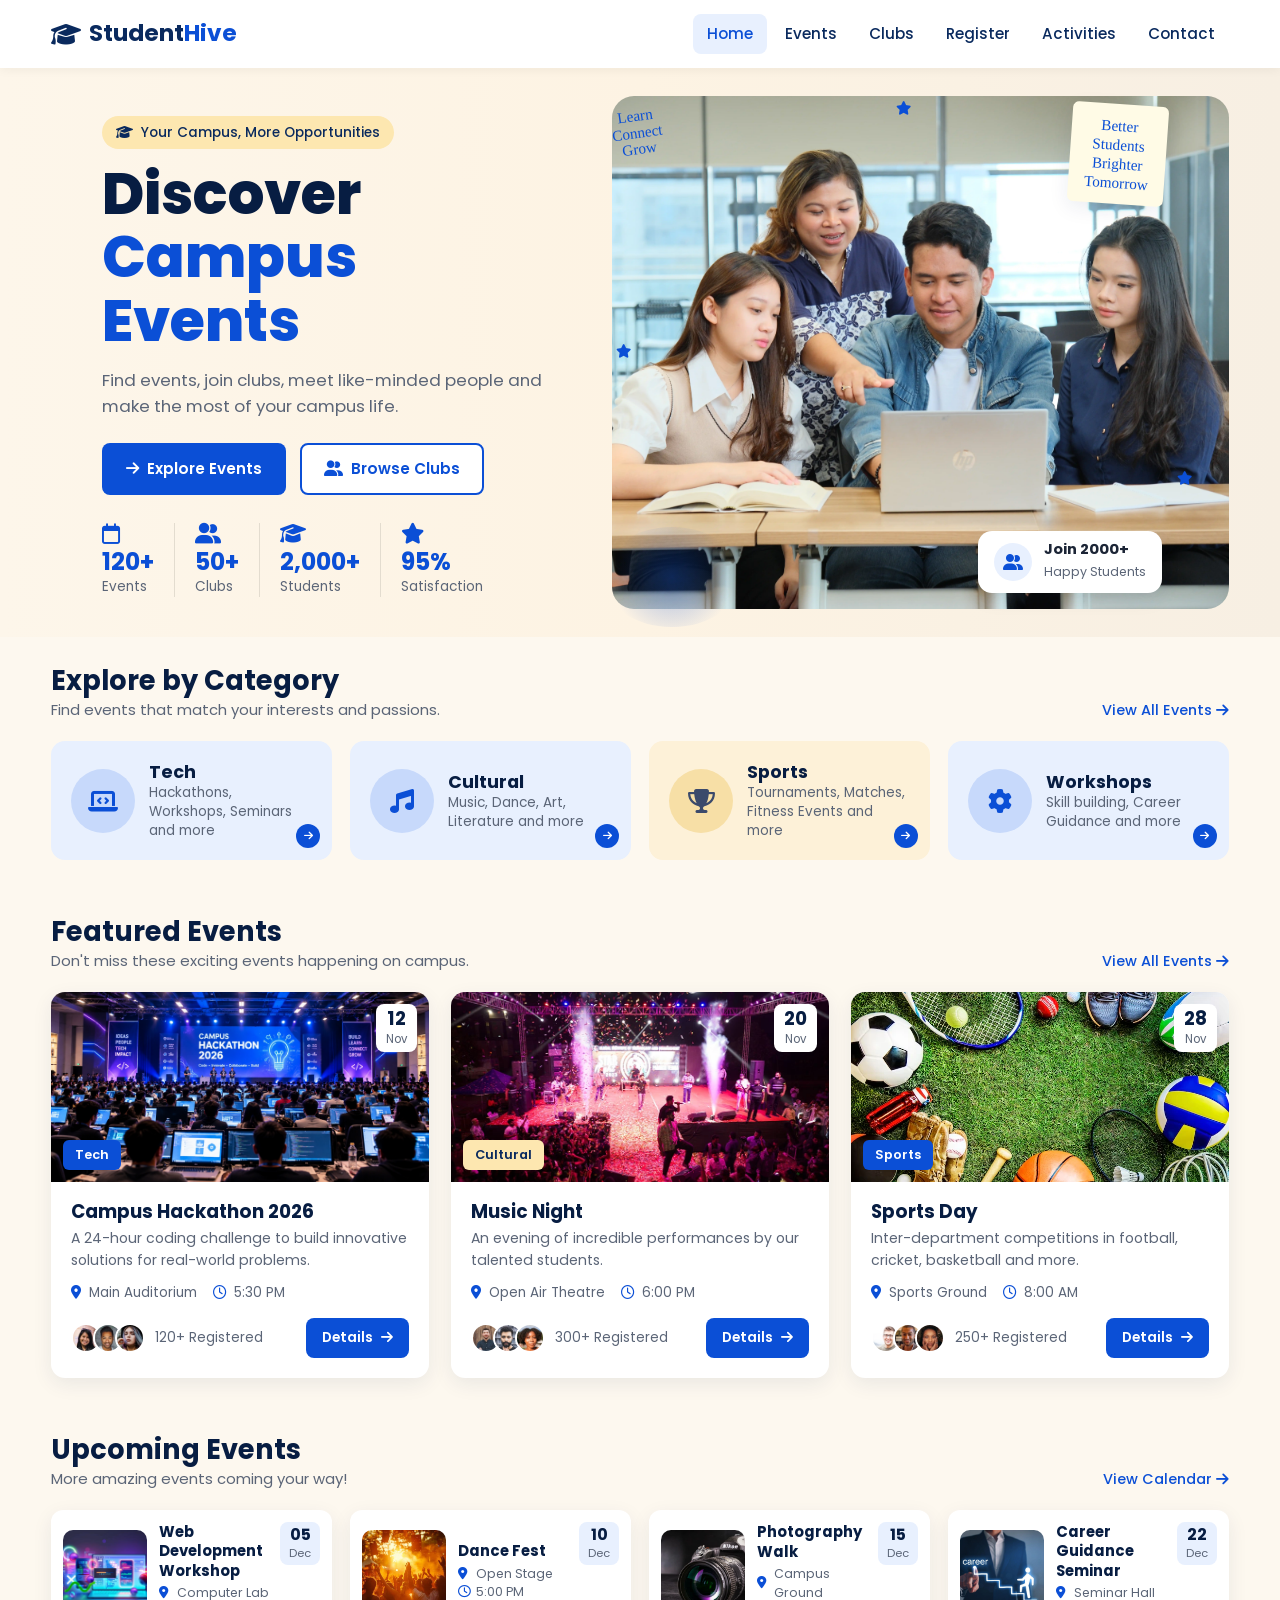
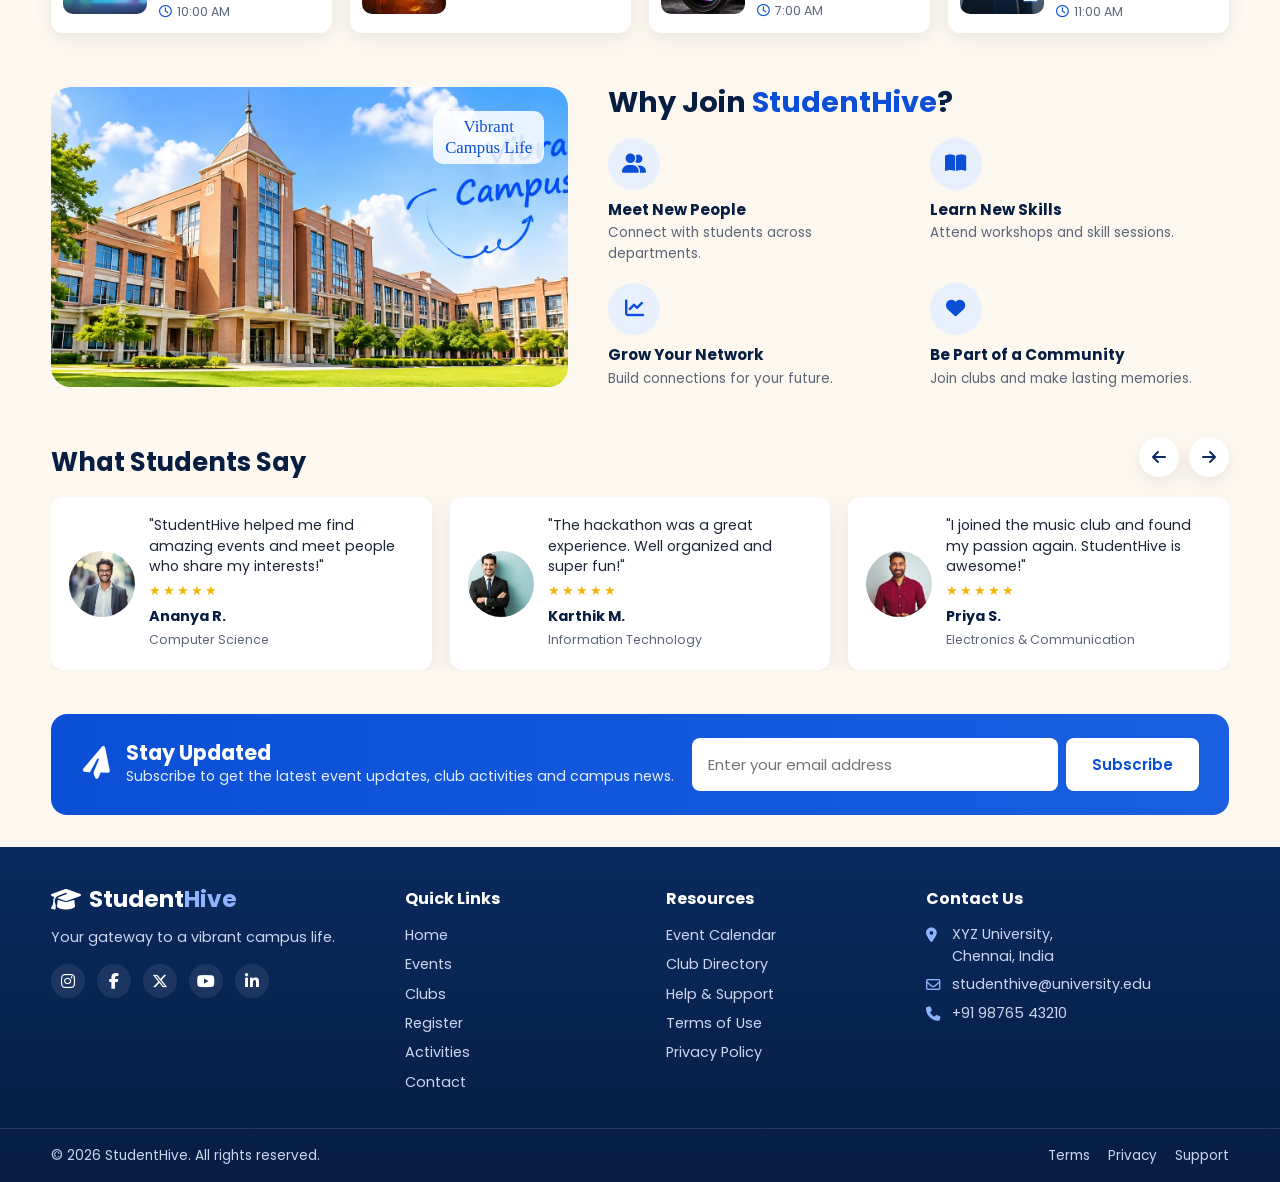
<file: index.html>
<!DOCTYPE html>
<html lang="en">
<head>
  <meta charset="UTF-8" />
  <meta name="viewport" content="width=device-width, initial-scale=1.0" />
  <title>StudentHive | Discover Campus Events</title>
  <meta name="description" content="Find campus events, join clubs and meet like-minded people with StudentHive." />
  <link rel="preconnect" href="https://fonts.googleapis.com" />
  <link rel="preconnect" href="https://fonts.gstatic.com" crossorigin />
  <link href="https://fonts.googleapis.com/css2?family=Poppins:wght@400;500;600;700;800&display=swap" rel="stylesheet" />
  <link rel="stylesheet" href="https://cdnjs.cloudflare.com/ajax/libs/font-awesome/6.5.1/css/all.min.css" />
  <link rel="stylesheet" href="style.css" />
</head>
<body>

  <!-- ===== NAVBAR ===== -->
  <header class="navbar" id="navbar">
    <div class="container nav-inner">
      <a href="#" class="logo">
        <i class="fa-solid fa-graduation-cap"></i>
        <span>Student<strong>Hive</strong></span>
      </a>

      <nav class="nav-links" id="navLinks">
        <a href="#" class="active">Home</a>
        <a href="#events">Events</a>
        <a href="#clubs">Clubs</a>
        <a href="register.html">Register</a>
        <a href="activties.html">Activities</a>
        <a href="#contact">Contact</a>
      </nav>

      <button class="menu-toggle" id="menuToggle" aria-label="Toggle menu" aria-expanded="false">
        <i class="fa-solid fa-bars"></i>
      </button>
    </div>
  </header>

  <main>
    <!-- ===== HERO ===== -->
    <section class="hero">
      <div class="container hero-inner">
        <div class="hero-content">
          <span class="badge"><i class="fa-solid fa-graduation-cap"></i> Your Campus, More Opportunities</span>
          <h1>Discover <span class="text-blue">Campus Events</span></h1>
          <p class="hero-text">Find events, join clubs, meet like-minded people and make the most of your campus life.</p>

          <div class="hero-buttons">
            <a href="#events" class="btn btn-primary"><i class="fa-solid fa-arrow-right"></i> Explore Events</a>
            <a href="#clubs" class="btn btn-outline"><i class="fa-solid fa-user-group"></i> Browse Clubs</a>
          </div>

          <div class="stats">
            <div class="stat" data-count="120" data-suffix="+">
              <i class="fa-regular fa-calendar"></i>
              <h3>0+</h3>
              <p>Events</p>
            </div>
            <div class="stat" data-count="50" data-suffix="+">
              <i class="fa-solid fa-user-group"></i>
              <h3>0+</h3>
              <p>Clubs</p>
            </div>
            <div class="stat" data-count="2000" data-suffix="+">
              <i class="fa-solid fa-graduation-cap"></i>
              <h3>0+</h3>
              <p>Students</p>
            </div>
            <div class="stat" data-count="95" data-suffix="%">
              <i class="fa-solid fa-star"></i>
              <h3>0%</h3>
              <p>Satisfaction</p>
            </div>
          </div>
        </div>

        <div class="hero-visual">
          <span class="deco deco-text">Learn<br>Connect<br>Grow</span>
          <span class="deco deco-spark s1"><i class="fa-solid fa-star"></i></span>
          <span class="deco deco-spark s2"><i class="fa-solid fa-star"></i></span>
          <span class="deco deco-spark s3"><i class="fa-solid fa-star"></i></span>
          <span class="deco deco-blob"></span>
          <img class="hero-image" src="./img/image1.webp" alt="Students smiling together while working on a laptop on campus" />
          <div class="sticky-note">Better<br>Students<br>Brighter<br>Tomorrow</div>
          <div class="join-card">
            <i class="fa-solid fa-user-group"></i>
            <div>
              <strong>Join 2000+</strong>
              <span>Happy Students</span>
            </div>
          </div>
        </div>
      </div>
    </section>

    <!-- ===== CATEGORIES ===== -->
    <section class="section">
      <div class="container">
        <div class="section-head">
          <div>
            <h2>Explore by Category</h2>
            <p>Find events that match your interests and passions.</p>
          </div>
          <a href="#events" class="view-link">View All Events <i class="fa-solid fa-arrow-right"></i></a>
        </div>

        <div class="category-grid">
          <a href="#" class="category-card" data-category="Tech">
            <div class="cat-icon"><i class="fa-solid fa-laptop-code"></i></div>
            <div class="cat-text">
              <h3>Tech</h3>
              <p>Hackathons, Workshops, Seminars and more</p>
            </div>
            <span class="cat-arrow"><i class="fa-solid fa-arrow-right"></i></span>
          </a>
          <a href="#" class="category-card" data-category="Cultural">
            <div class="cat-icon"><i class="fa-solid fa-music"></i></div>
            <div class="cat-text">
              <h3>Cultural</h3>
              <p>Music, Dance, Art, Literature and more</p>
            </div>
            <span class="cat-arrow"><i class="fa-solid fa-arrow-right"></i></span>
          </a>
          <a href="#" class="category-card" data-category="Sports">
            <div class="cat-icon"><i class="fa-solid fa-trophy"></i></div>
            <div class="cat-text">
              <h3>Sports</h3>
              <p>Tournaments, Matches, Fitness Events and more</p>
            </div>
            <span class="cat-arrow"><i class="fa-solid fa-arrow-right"></i></span>
          </a>
          <a href="#" class="category-card" data-category="Workshops">
            <div class="cat-icon"><i class="fa-solid fa-gear"></i></div>
            <div class="cat-text">
              <h3>Workshops</h3>
              <p>Skill building, Career Guidance and more</p>
            </div>
            <span class="cat-arrow"><i class="fa-solid fa-arrow-right"></i></span>
          </a>
        </div>
      </div>
    </section>

    <!-- ===== FEATURED EVENTS ===== -->
    <section class="section" id="events">
      <div class="container">
        <div class="section-head">
          <div>
            <h2>Featured Events</h2>
            <p>Don't miss these exciting events happening on campus.</p>
          </div>
          <a href="#" class="view-link">View All Events <i class="fa-solid fa-arrow-right"></i></a>
        </div>

        <div class="featured-grid">
          <article class="event-card">
            <div class="event-media">
              <img class="event-img" src="./img/Campus%20Hackathon.webp" alt="Coders working at a hackathon event" />
              <span class="tag tag-blue">Tech</span>
              <div class="date-box"><strong>12</strong><span>Nov</span></div>
            </div>
            <div class="event-body">
              <h3>Campus Hackathon 2026</h3>
              <p class="event-desc">A 24-hour coding challenge to build innovative solutions for real-world problems.</p>
              <div class="meta">
                <span><i class="fa-solid fa-location-dot"></i> Main Auditorium</span>
                <span><i class="fa-regular fa-clock"></i> 5:30 PM</span>
              </div>
              <div class="event-footer">
                <div class="avatars">
                  <img class="av" src="./img/customer-1-converted.webp" alt="Registered student" />
                  <img class="av" src="./img/customer-2-converted.webp" alt="Registered student" />
                  <img class="av" src="./img/customer-3-converted.webp" alt="Registered student" />
                </div>
                <small>120+ Registered</small>
                <button class="btn btn-primary btn-sm details-btn">Details <i class="fa-solid fa-arrow-right"></i></button>
              </div>
            </div>
          </article>

          <article class="event-card">
            <div class="event-media">
              <img class="event-img" src="./img/musicnight.webp" alt="Crowd cheering at a music night concert" />
              <span class="tag tag-yellow">Cultural</span>
              <div class="date-box"><strong>20</strong><span>Nov</span></div>
            </div>
            <div class="event-body">
              <h3>Music Night</h3>
              <p class="event-desc">An evening of incredible performances by our talented students.</p>
              <div class="meta">
                <span><i class="fa-solid fa-location-dot"></i> Open Air Theatre</span>
                <span><i class="fa-regular fa-clock"></i> 6:00 PM</span>
              </div>
              <div class="event-footer">
                <div class="avatars">
                  <img class="av" src="./img/customer-4-converted.webp" alt="Registered student" />
                  <img class="av" src="./img/customer-5-converted.webp" alt="Registered student" />
                  <img class="av" src="./img/customer-6-converted.webp" alt="Registered student" />
                </div>
                <small>300+ Registered</small>
                <button class="btn btn-primary btn-sm details-btn">Details <i class="fa-solid fa-arrow-right"></i></button>
              </div>
            </div>
          </article>

          <article class="event-card">
            <div class="event-media">
              <img class="event-img" src="./img/sports.webp" alt="Football players competing on the sports ground" />
              <span class="tag tag-blue">Sports</span>
              <div class="date-box"><strong>28</strong><span>Nov</span></div>
            </div>
            <div class="event-body">
              <h3>Sports Day</h3>
              <p class="event-desc">Inter-department competitions in football, cricket, basketball and more.</p>
              <div class="meta">
                <span><i class="fa-solid fa-location-dot"></i> Sports Ground</span>
                <span><i class="fa-regular fa-clock"></i> 8:00 AM</span>
              </div>
              <div class="event-footer">
                <div class="avatars">
                  <img class="av" src="./img/customer-7.webp" alt="Registered student" />
                  <img class="av" src="./img/customer-8.webp" alt="Registered student" />
                  <img class="av" src="./img/customer-9.webp" alt="Registered student" />
                </div>
                <small>250+ Registered</small>
                <button class="btn btn-primary btn-sm details-btn">Details <i class="fa-solid fa-arrow-right"></i></button>
              </div>
            </div>
          </article>
        </div>
      </div>
    </section>

    <!-- ===== UPCOMING EVENTS ===== -->
    <section class="section">
      <div class="container">
        <div class="section-head">
          <div>
            <h2>Upcoming Events</h2>
            <p>More amazing events coming your way!</p>
          </div>
          <a href="#" class="view-link">View Calendar <i class="fa-solid fa-arrow-right"></i></a>
        </div>

        <div class="upcoming-grid">
          <div class="mini-card">
            <img class="mini-img" src="./img/webdevelopment-converted.webp" alt="Laptop showing code" />
            <div class="mini-info">
              <h4>Web Development Workshop</h4>
              <p><i class="fa-solid fa-location-dot"></i> Computer Lab</p>
              <p><i class="fa-regular fa-clock"></i> 10:00 AM</p>
            </div>
            <div class="mini-date"><strong>05</strong><span>Dec</span></div>
          </div>
          <div class="mini-card">
            <img class="mini-img" src="./img/dancefest-converted.webp" alt="Dancer performing on stage" />
            <div class="mini-info">
              <h4>Dance Fest</h4>
              <p><i class="fa-solid fa-location-dot"></i> Open Stage</p>
              <p><i class="fa-regular fa-clock"></i> 5:00 PM</p>
            </div>
            <div class="mini-date"><strong>10</strong><span>Dec</span></div>
          </div>
          <div class="mini-card">
            <img class="mini-img" src="./img/camera-converted.webp" alt="Camera held for a photography walk" />
            <div class="mini-info">
              <h4>Photography Walk</h4>
              <p><i class="fa-solid fa-location-dot"></i> Campus Ground</p>
              <p><i class="fa-regular fa-clock"></i> 7:00 AM</p>
            </div>
            <div class="mini-date"><strong>15</strong><span>Dec</span></div>
          </div>
          <div class="mini-card">
            <img class="mini-img" src="./img/career-converted.webp" alt="Speaker presenting at a career seminar" />
            <div class="mini-info">
              <h4>Career Guidance Seminar</h4>
              <p><i class="fa-solid fa-location-dot"></i> Seminar Hall</p>
              <p><i class="fa-regular fa-clock"></i> 11:00 AM</p>
            </div>
            <div class="mini-date"><strong>22</strong><span>Dec</span></div>
          </div>
        </div>
      </div>
    </section>

    <!-- ===== WHY JOIN ===== -->
    <section class="section why" id="clubs">
      <div class="container why-inner">
        <div class="why-visual">
          <img src="./img/collegelife-converted.webp" alt="University campus building surrounded by trees" />
          <div class="vibrant-text">Vibrant<br>Campus Life</div>
        </div>
        <div class="why-content">
          <h2>Why Join <span class="text-blue">StudentHive</span>?</h2>
          <div class="reasons">
            <div class="reason">
              <div class="reason-icon"><i class="fa-solid fa-user-group"></i></div>
              <h4>Meet New People</h4>
              <p>Connect with students across departments.</p>
            </div>
            <div class="reason">
              <div class="reason-icon"><i class="fa-solid fa-book-open"></i></div>
              <h4>Learn New Skills</h4>
              <p>Attend workshops and skill sessions.</p>
            </div>
            <div class="reason">
              <div class="reason-icon"><i class="fa-solid fa-chart-line"></i></div>
              <h4>Grow Your Network</h4>
              <p>Build connections for your future.</p>
            </div>
            <div class="reason">
              <div class="reason-icon"><i class="fa-solid fa-heart"></i></div>
              <h4>Be Part of a Community</h4>
              <p>Join clubs and make lasting memories.</p>
            </div>
          </div>
        </div>
      </div>
    </section>

    <!-- ===== TESTIMONIALS ===== -->
    <section class="section testimonials">
      <div class="container">
        <div class="section-head">
          <h2>What Students Say</h2>
          <div class="slider-controls">
            <button class="icon-btn round" id="prevBtn" aria-label="Previous"><i class="fa-solid fa-arrow-left"></i></button>
            <button class="icon-btn round" id="nextBtn" aria-label="Next"><i class="fa-solid fa-arrow-right"></i></button>
          </div>
        </div>

        <div class="testimonial-viewport">
          <div class="testimonial-track" id="testimonialTrack">
            <div class="testimonial-card">
              <img class="avatar" src="./img/client1-converted.webp" alt="Ananya R." />
              <div>
                <p>"StudentHive helped me find amazing events and meet people who share my interests!"</p>
                <div class="stars">★★★★★</div>
                <strong>Ananya R.</strong>
                <small>Computer Science</small>
              </div>
            </div>
            <div class="testimonial-card">
              <img class="avatar" src="./img/client2-converted.webp" alt="Karthik M." />
              <div>
                <p>"The hackathon was a great experience. Well organized and super fun!"</p>
                <div class="stars">★★★★★</div>
                <strong>Karthik M.</strong>
                <small>Information Technology</small>
              </div>
            </div>
            <div class="testimonial-card">
              <img class="avatar" src="./img/client3-converted.webp" alt="Priya S." />
              <div>
                <p>"I joined the music club and found my passion again. StudentHive is awesome!"</p>
                <div class="stars">★★★★★</div>
                <strong>Priya S.</strong>
                <small>Electronics &amp; Communication</small>
              </div>
            </div>
          </div>
        </div>
      </div>
    </section>

    <!-- ===== NEWSLETTER ===== -->
    <section class="section newsletter-section" id="register">
      <div class="container">
        <form class="newsletter" id="newsletterForm" novalidate>
          <div class="news-text">
            <i class="fa-solid fa-paper-plane"></i>
            <div>
              <h3>Stay Updated</h3>
              <p>Subscribe to get the latest event updates, club activities and campus news.</p>
            </div>
          </div>
          <div class="news-input">
            <input type="email" id="emailInput" placeholder="Enter your email address" required />
            <button type="submit" class="btn btn-white">Subscribe</button>
          </div>
          <p class="form-msg" id="formMsg" aria-live="polite"></p>
        </form>
      </div>
    </section>
  </main>

  <!-- ===== FOOTER ===== -->
  <footer class="footer" id="contact">
    <div class="container footer-grid">
      <div class="footer-brand">
        <a href="#" class="logo light">
          <i class="fa-solid fa-graduation-cap"></i>
          <span>Student<strong>Hive</strong></span>
        </a>
        <p class="tagline">Your gateway to a vibrant campus life.</p>
        <div class="socials">
          <a href="#" aria-label="Instagram"><i class="fa-brands fa-instagram"></i></a>
          <a href="#" aria-label="Facebook"><i class="fa-brands fa-facebook-f"></i></a>
          <a href="#" aria-label="Twitter"><i class="fa-brands fa-x-twitter"></i></a>
          <a href="#" aria-label="YouTube"><i class="fa-brands fa-youtube"></i></a>
          <a href="#" aria-label="LinkedIn"><i class="fa-brands fa-linkedin-in"></i></a>
        </div>
      </div>

      <div>
        <h4>Quick Links</h4>
        <ul>
          <li><a href="index.html">Home</a></li>
          <li><a href="#events">Events</a></li>
          <li><a href="#clubs">Clubs</a></li>
          <li><a href="register.html">Register</a></li>
          <li><a href="#activities">Activities</a></li>
          <li><a href="#contact">Contact</a></li>
        </ul>
      </div>

      <div>
        <h4>Resources</h4>
        <ul>
          <li><a href="#">Event Calendar</a></li>
          <li><a href="#">Club Directory</a></li>
          <li><a href="#">Help &amp; Support</a></li>
          <li><a href="#">Terms of Use</a></li>
          <li><a href="#">Privacy Policy</a></li>
        </ul>
      </div>

      <div>
        <h4>Contact Us</h4>
        <ul class="contact-list">
          <li><i class="fa-solid fa-location-dot"></i> <span>XYZ University,<br>Chennai, India</span></li>
          <li><i class="fa-regular fa-envelope"></i> <span>studenthive@university.edu</span></li>
          <li><i class="fa-solid fa-phone"></i> <span>+91 98765 43210</span></li>
        </ul>
      </div>
    </div>

    <div class="footer-bottom">
      <div class="container footer-bottom-inner">
        <p>&copy; 2026 StudentHive. All rights reserved.</p>
        <div class="legal">
          <a href="#">Terms</a>
          <a href="#">Privacy</a>
          <a href="#">Support</a>
        </div>
      </div>
    </div>
  </footer>

  <script src="script.js"></script>
</body>
</html>
</file>
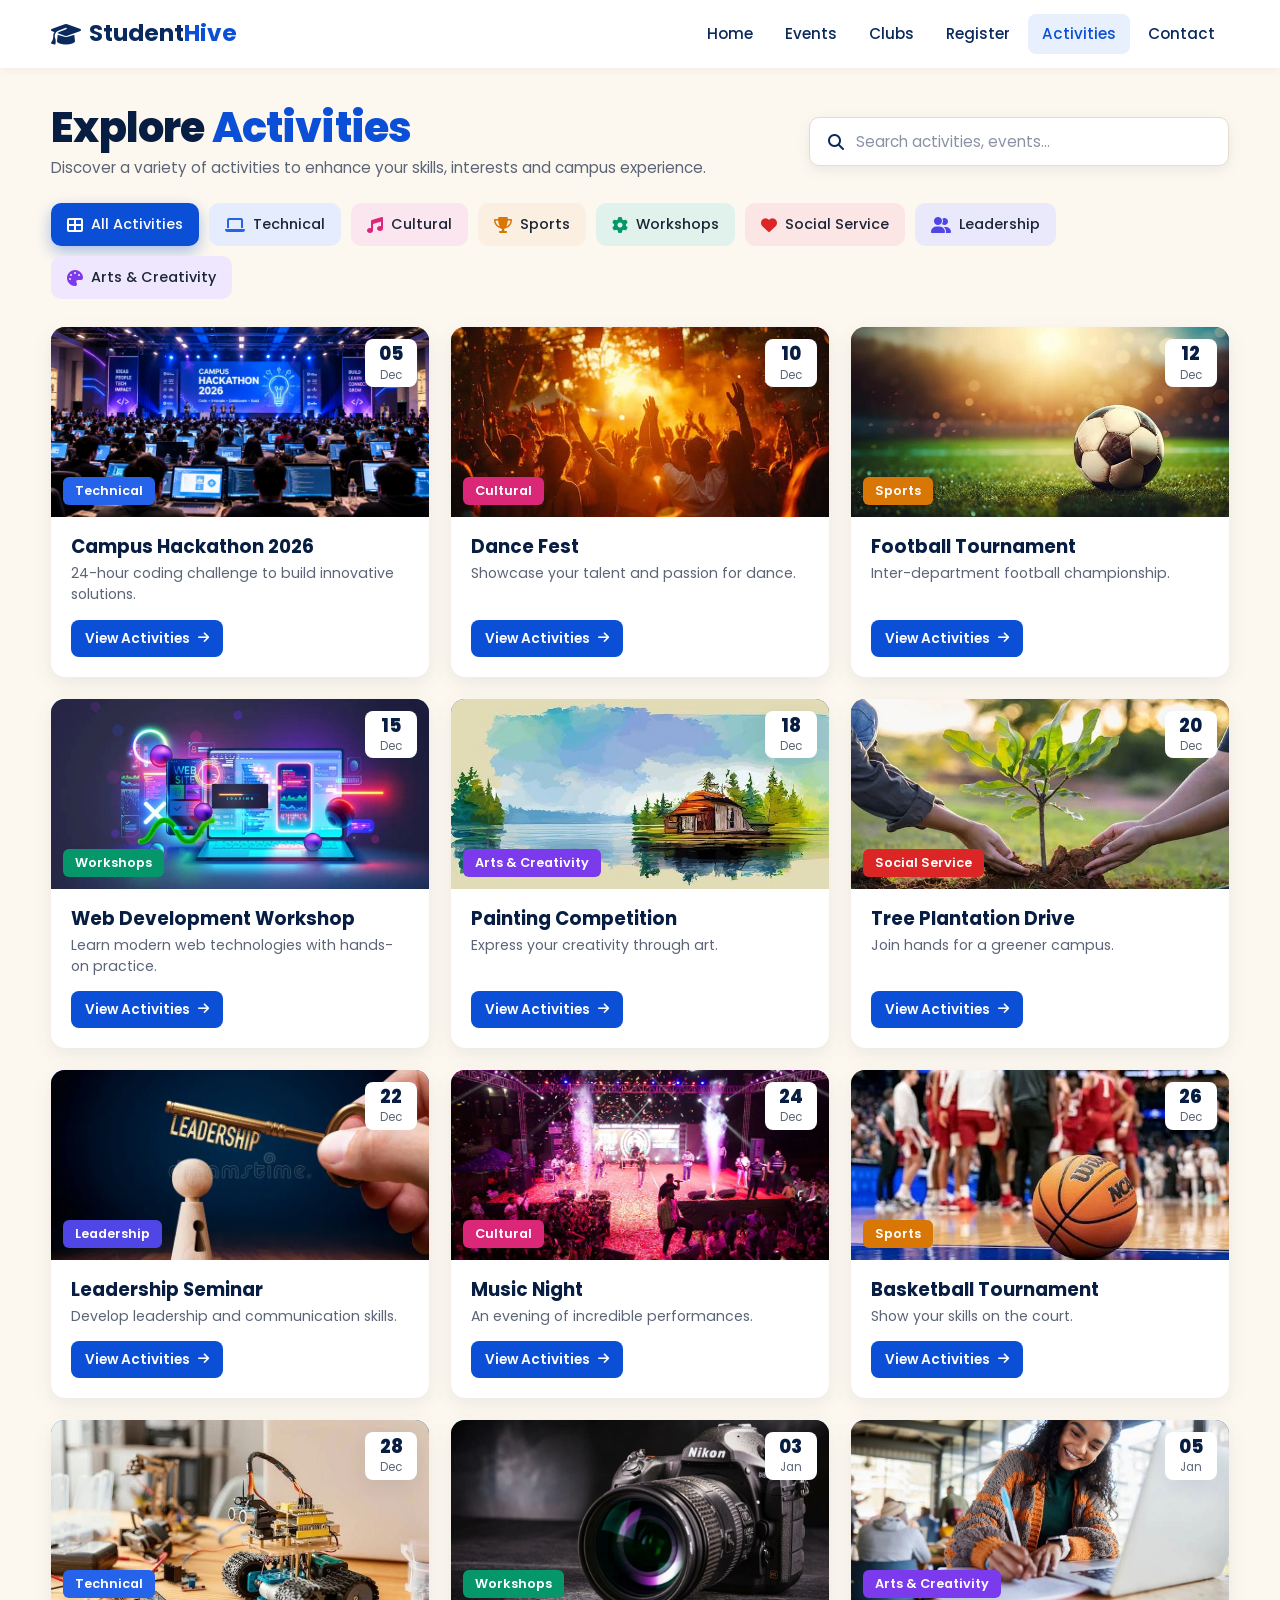
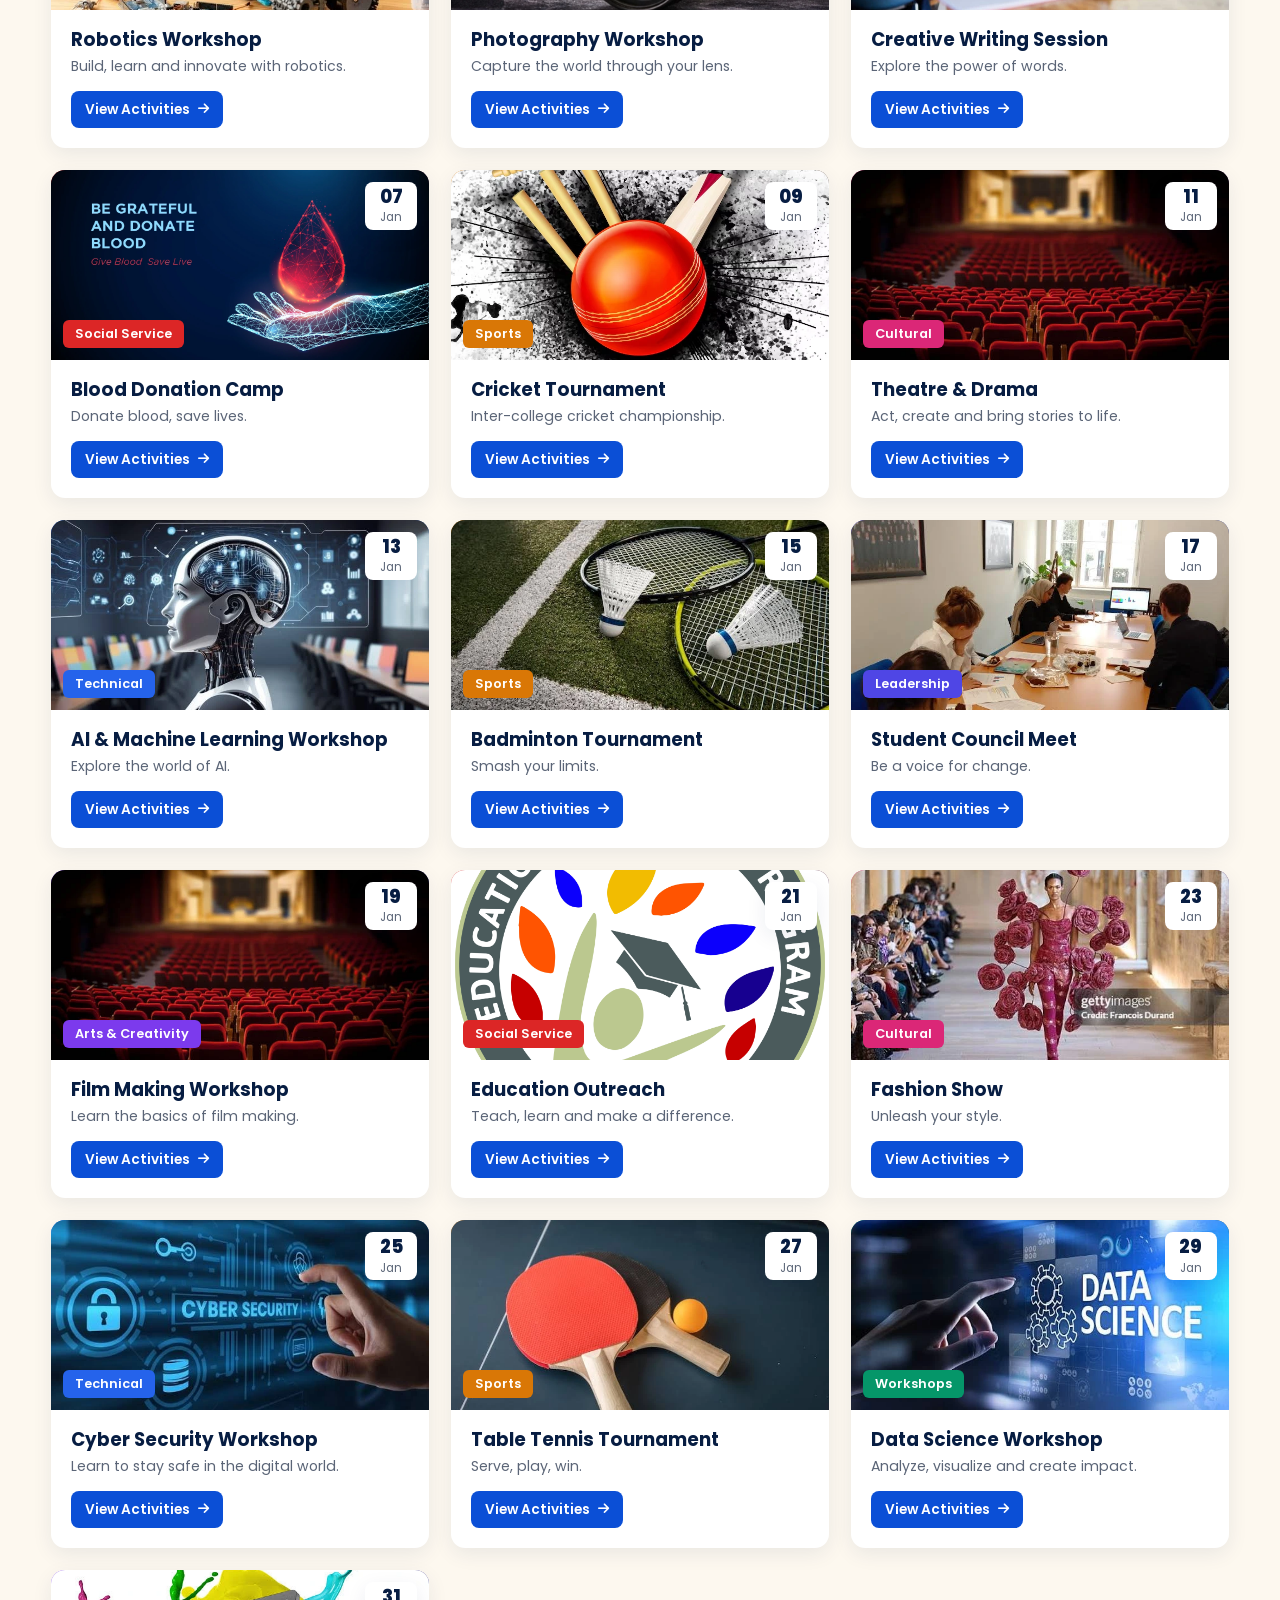
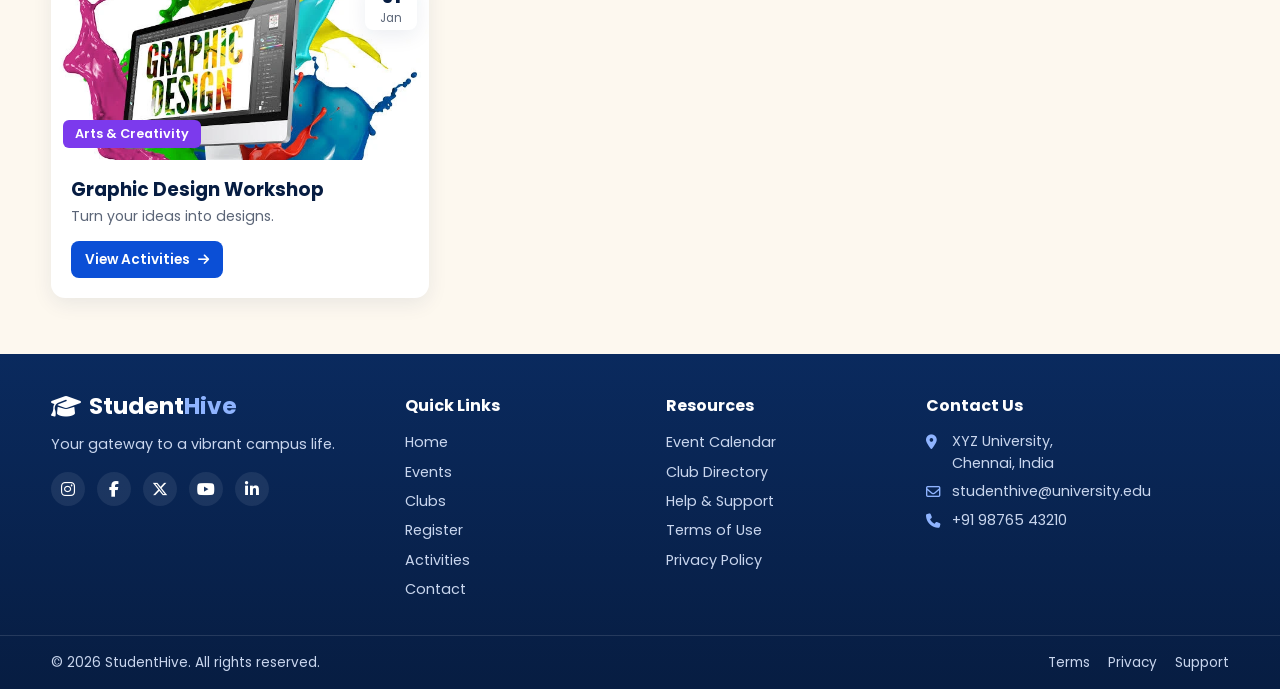
<file: activties.html>
<!DOCTYPE html>
<html lang="en">
<head>
  <meta charset="UTF-8">
  <meta name="viewport" content="width=device-width, initial-scale=1.0">
  <title>Explore Activities | StudentHive</title>
  <meta name="description" content="Explore technical, cultural, sports, workshop, social service, leadership and arts activities at StudentHive.">

  <link rel="preconnect" href="https://fonts.googleapis.com">
  <link rel="preconnect" href="https://fonts.gstatic.com" crossorigin>
  <link href="https://fonts.googleapis.com/css2?family=Poppins:wght@400;500;600;700;800&display=swap" rel="stylesheet">
  <link rel="stylesheet" href="https://cdnjs.cloudflare.com/ajax/libs/font-awesome/6.5.1/css/all.min.css">
  <link rel="stylesheet" href="style.css">
  <link rel="stylesheet" href="activities.css">
</head>
<body>

  <!-- ===== NAVBAR (same as home) ===== -->
  <header class="navbar" id="navbar">
    <div class="container nav-inner">
      <a href="index.html" class="logo">
        <i class="fa-solid fa-graduation-cap"></i>
        <span>Student<strong>Hive</strong></span>
      </a>

      <nav class="nav-links" id="navLinks">
        <a href="index.html">Home</a>
        <a href="index.html#events">Events</a>
        <a href="index.html#clubs">Clubs</a>
        <a href="index.html#register">Register</a>
        <a href="activities.html" class="active" aria-current="page">Activities</a>
        <a href="index.html#contact">Contact</a>
      </nav>

      <button class="menu-toggle" id="menuToggle" aria-label="Toggle menu" aria-expanded="false" aria-controls="navLinks">
        <i class="fa-solid fa-bars"></i>
      </button>
    </div>
  </header>

  <main>
    <section class="explore" id="explore">

      <div class="explore__top">
        <div>
          <h1>Explore <span class="text-blue">Activities</span></h1>
          <p>Discover a variety of activities to enhance your skills, interests and campus experience.</p>
        </div>

        <label class="search-box">
          <i class="fa-solid fa-magnifying-glass" aria-hidden="true"></i>
          <input type="search" id="searchInput" placeholder="Search activities, events..." aria-label="Search activities">
        </label>
      </div>

      <div class="filters" role="group" aria-label="Filter activities">
        <button class="chip is-active" data-filter="all" aria-pressed="true" style="--c:#0b4fd6">
          <i class="fa-solid fa-table-cells-large" aria-hidden="true"></i> All Activities
        </button>
        <button class="chip" data-filter="technical" aria-pressed="false" style="--c:#2563eb">
          <i class="fa-solid fa-laptop" aria-hidden="true"></i> Technical
        </button>
        <button class="chip" data-filter="cultural" aria-pressed="false" style="--c:#db2777">
          <i class="fa-solid fa-music" aria-hidden="true"></i> Cultural
        </button>
        <button class="chip" data-filter="sports" aria-pressed="false" style="--c:#d97706">
          <i class="fa-solid fa-trophy" aria-hidden="true"></i> Sports
        </button>
        <button class="chip" data-filter="workshops" aria-pressed="false" style="--c:#059669">
          <i class="fa-solid fa-gear" aria-hidden="true"></i> Workshops
        </button>
        <button class="chip" data-filter="social" aria-pressed="false" style="--c:#dc2626">
          <i class="fa-solid fa-heart" aria-hidden="true"></i> Social Service
        </button>
        <button class="chip" data-filter="leadership" aria-pressed="false" style="--c:#4f46e5">
          <i class="fa-solid fa-user-group" aria-hidden="true"></i> Leadership
        </button>
        <button class="chip" data-filter="arts" aria-pressed="false" style="--c:#7c3aed">
          <i class="fa-solid fa-palette" aria-hidden="true"></i> Arts &amp; Creativity
        </button>
      </div>

      <div class="grid" id="activityGrid">

        <!-- ===== DECEMBER ===== -->
        <article class="card" data-category="technical">
          <div class="card__media">
            <img src="./img/Campus Hackathon.webp" alt="Campus Hackathon 2026" loading="lazy">
            <span class="card__tag">Technical</span>
            <div class="card__date"><strong>05</strong><span>Dec</span></div>
          </div>
          <div class="card__body">
            <h3>Campus Hackathon 2026</h3>
            <p>24-hour coding challenge to build innovative solutions.</p>
            <a href="#" class="card__link">View Activities <i class="fa-solid fa-arrow-right" aria-hidden="true"></i></a>
          </div>
        </article>

        <article class="card" data-category="cultural">
          <div class="card__media">
            <img src="./img/dancefest-converted.webp" alt="Dance Fest" loading="lazy">
            <span class="card__tag">Cultural</span>
            <div class="card__date"><strong>10</strong><span>Dec</span></div>
          </div>
          <div class="card__body">
            <h3>Dance Fest</h3>
            <p>Showcase your talent and passion for dance.</p>
            <a href="#" class="card__link">View Activities <i class="fa-solid fa-arrow-right" aria-hidden="true"></i></a>
          </div>
        </article>

        <article class="card" data-category="sports">
          <div class="card__media">
            <img src="./img/football-converted.webp" alt="Football Tournament" loading="lazy">
            <span class="card__tag">Sports</span>
            <div class="card__date"><strong>12</strong><span>Dec</span></div>
          </div>
          <div class="card__body">
            <h3>Football Tournament</h3>
            <p>Inter-department football championship.</p>
            <a href="#" class="card__link">View Activities <i class="fa-solid fa-arrow-right" aria-hidden="true"></i></a>
          </div>
        </article>

        <article class="card" data-category="workshops">
          <div class="card__media">
            <img src="./img/webdevelopment-converted.webp" alt="Web Development Workshop" loading="lazy">
            <span class="card__tag">Workshops</span>
            <div class="card__date"><strong>15</strong><span>Dec</span></div>
          </div>
          <div class="card__body">
            <h3>Web Development Workshop</h3>
            <p>Learn modern web technologies with hands-on practice.</p>
            <a href="#" class="card__link">View Activities <i class="fa-solid fa-arrow-right" aria-hidden="true"></i></a>
          </div>
        </article>

        <article class="card" data-category="arts">
          <div class="card__media">
            <img src="./img/painting-converted.webp" alt="Painting Competition" loading="lazy">
            <span class="card__tag">Arts &amp; Creativity</span>
            <div class="card__date"><strong>18</strong><span>Dec</span></div>
          </div>
          <div class="card__body">
            <h3>Painting Competition</h3>
            <p>Express your creativity through art.</p>
            <a href="#" class="card__link">View Activities <i class="fa-solid fa-arrow-right" aria-hidden="true"></i></a>
          </div>
        </article>

        <article class="card" data-category="social">
          <div class="card__media">
            <img src="./img/TreePlantationDrive-converted.webp" alt="Tree Plantation Drive" loading="lazy">
            <span class="card__tag">Social Service</span>
            <div class="card__date"><strong>20</strong><span>Dec</span></div>
          </div>
          <div class="card__body">
            <h3>Tree Plantation Drive</h3>
            <p>Join hands for a greener campus.</p>
            <a href="#" class="card__link">View Activities <i class="fa-solid fa-arrow-right" aria-hidden="true"></i></a>
          </div>
        </article>

        <article class="card" data-category="leadership">
          <div class="card__media">
            <img src="./img/LeadershipSeminar.webp" alt="Leadership Seminar" loading="lazy">
            <span class="card__tag">Leadership</span>
            <div class="card__date"><strong>22</strong><span>Dec</span></div>
          </div>
          <div class="card__body">
            <h3>Leadership Seminar</h3>
            <p>Develop leadership and communication skills.</p>
            <a href="#" class="card__link">View Activities <i class="fa-solid fa-arrow-right" aria-hidden="true"></i></a>
          </div>
        </article>

        <article class="card" data-category="cultural">
          <div class="card__media">
            <img src="./img/musicnight.webp" alt="Music Night" loading="lazy">
            <span class="card__tag">Cultural</span>
            <div class="card__date"><strong>24</strong><span>Dec</span></div>
          </div>
          <div class="card__body">
            <h3>Music Night</h3>
            <p>An evening of incredible performances.</p>
            <a href="#" class="card__link">View Activities <i class="fa-solid fa-arrow-right" aria-hidden="true"></i></a>
          </div>
        </article>

        <article class="card" data-category="sports">
          <div class="card__media">
            <img src="./img/BasketballTournament-converted.webp" alt="Basketball Tournament" loading="lazy">
            <span class="card__tag">Sports</span>
            <div class="card__date"><strong>26</strong><span>Dec</span></div>
          </div>
          <div class="card__body">
            <h3>Basketball Tournament</h3>
            <p>Show your skills on the court.</p>
            <a href="#" class="card__link">View Activities <i class="fa-solid fa-arrow-right" aria-hidden="true"></i></a>
          </div>
        </article>

        <article class="card" data-category="technical">
          <div class="card__media">
            <img src="./img/RoboticsWorkshop-converted.webp" alt="Robotics Workshop" loading="lazy">
            <span class="card__tag">Technical</span>
            <div class="card__date"><strong>28</strong><span>Dec</span></div>
          </div>
          <div class="card__body">
            <h3>Robotics Workshop</h3>
            <p>Build, learn and innovate with robotics.</p>
            <a href="#" class="card__link">View Activities <i class="fa-solid fa-arrow-right" aria-hidden="true"></i></a>
          </div>
        </article>

        <!-- ===== JANUARY ===== -->
        <article class="card" data-category="workshops">
          <div class="card__media">
            <img src="./img/camera-converted.webp" alt="Photography Workshop" loading="lazy">
            <span class="card__tag">Workshops</span>
            <div class="card__date"><strong>03</strong><span>Jan</span></div>
          </div>
          <div class="card__body">
            <h3>Photography Workshop</h3>
            <p>Capture the world through your lens.</p>
            <a href="#" class="card__link">View Activities <i class="fa-solid fa-arrow-right" aria-hidden="true"></i></a>
          </div>
        </article>

        <article class="card" data-category="arts">
          <div class="card__media">
            <img src="./img/CreativeWritingSession-converted.webp" alt="Creative Writing Session" loading="lazy">
            <span class="card__tag">Arts &amp; Creativity</span>
            <div class="card__date"><strong>05</strong><span>Jan</span></div>
          </div>
          <div class="card__body">
            <h3>Creative Writing Session</h3>
            <p>Explore the power of words.</p>
            <a href="#" class="card__link">View Activities <i class="fa-solid fa-arrow-right" aria-hidden="true"></i></a>
          </div>
        </article>

        <article class="card" data-category="social">
          <div class="card__media">
            <img src="./img/BloodDonation-converted.webp" alt="Blood Donation Camp" loading="lazy">
            <span class="card__tag">Social Service</span>
            <div class="card__date"><strong>07</strong><span>Jan</span></div>
          </div>
          <div class="card__body">
            <h3>Blood Donation Camp</h3>
            <p>Donate blood, save lives.</p>
            <a href="#" class="card__link">View Activities <i class="fa-solid fa-arrow-right" aria-hidden="true"></i></a>
          </div>
        </article>

        <article class="card" data-category="sports">
          <div class="card__media">
            <img src="./img/CricketTournament-converted.webp" alt="Cricket Tournament" loading="lazy">
            <span class="card__tag">Sports</span>
            <div class="card__date"><strong>09</strong><span>Jan</span></div>
          </div>
          <div class="card__body">
            <h3>Cricket Tournament</h3>
            <p>Inter-college cricket championship.</p>
            <a href="#" class="card__link">View Activities <i class="fa-solid fa-arrow-right" aria-hidden="true"></i></a>
          </div>
        </article>

        <article class="card" data-category="cultural">
          <div class="card__media">
            <img src="./img/TheatreDrama-converted.webp" alt="Theatre &amp; Drama" loading="lazy">
            <span class="card__tag">Cultural</span>
            <div class="card__date"><strong>11</strong><span>Jan</span></div>
          </div>
          <div class="card__body">
            <h3>Theatre &amp; Drama</h3>
            <p>Act, create and bring stories to life.</p>
            <a href="#" class="card__link">View Activities <i class="fa-solid fa-arrow-right" aria-hidden="true"></i></a>
          </div>
        </article>

        <article class="card" data-category="technical">
          <div class="card__media">
            <img src="./img/AIMachineLearning-converted.webp" alt="AI &amp; Machine Learning Workshop" loading="lazy">
            <span class="card__tag">Technical</span>
            <div class="card__date"><strong>13</strong><span>Jan</span></div>
          </div>
          <div class="card__body">
            <h3>AI &amp; Machine Learning Workshop</h3>
            <p>Explore the world of AI.</p>
            <a href="#" class="card__link">View Activities <i class="fa-solid fa-arrow-right" aria-hidden="true"></i></a>
          </div>
        </article>

        <article class="card" data-category="sports">
          <div class="card__media">
            <img src="./img/Badminton-converted.webp" alt="Badminton Tournament" loading="lazy">
            <span class="card__tag">Sports</span>
            <div class="card__date"><strong>15</strong><span>Jan</span></div>
          </div>
          <div class="card__body">
            <h3>Badminton Tournament</h3>
            <p>Smash your limits.</p>
            <a href="#" class="card__link">View Activities <i class="fa-solid fa-arrow-right" aria-hidden="true"></i></a>
          </div>
        </article>

        <article class="card" data-category="leadership">
          <div class="card__media">
            <img src="./img/StudentCouncilMeet-converted.webp" alt="Student Council Meet" loading="lazy">
            <span class="card__tag">Leadership</span>
            <div class="card__date"><strong>17</strong><span>Jan</span></div>
          </div>
          <div class="card__body">
            <h3>Student Council Meet</h3>
            <p>Be a voice for change.</p>
            <a href="#" class="card__link">View Activities <i class="fa-solid fa-arrow-right" aria-hidden="true"></i></a>
          </div>
        </article>

        <article class="card" data-category="arts">
          <div class="card__media">
            <img src="./img/TheatreDrama-converted.webp" alt="Film Making Workshop" loading="lazy">
            <span class="card__tag">Arts &amp; Creativity</span>
            <div class="card__date"><strong>19</strong><span>Jan</span></div>
          </div>
          <div class="card__body">
            <h3>Film Making Workshop</h3>
            <p>Learn the basics of film making.</p>
            <a href="#" class="card__link">View Activities <i class="fa-solid fa-arrow-right" aria-hidden="true"></i></a>
          </div>
        </article>

        <article class="card" data-category="social">
          <div class="card__media">
            <img src="./img/EducationOutreach-converted.webp" alt="Education Outreach" loading="lazy">
            <span class="card__tag">Social Service</span>
            <div class="card__date"><strong>21</strong><span>Jan</span></div>
          </div>
          <div class="card__body">
            <h3>Education Outreach</h3>
            <p>Teach, learn and make a difference.</p>
            <a href="#" class="card__link">View Activities <i class="fa-solid fa-arrow-right" aria-hidden="true"></i></a>
          </div>
        </article>

        <article class="card" data-category="cultural">
          <div class="card__media">
            <img src="./img/FashionShow-converted.webp" alt="Fashion Show" loading="lazy">
            <span class="card__tag">Cultural</span>
            <div class="card__date"><strong>23</strong><span>Jan</span></div>
          </div>
          <div class="card__body">
            <h3>Fashion Show</h3>
            <p>Unleash your style.</p>
            <a href="#" class="card__link">View Activities <i class="fa-solid fa-arrow-right" aria-hidden="true"></i></a>
          </div>
        </article>

        <article class="card" data-category="technical">
          <div class="card__media">
            <img src="./img/CyberSecurity-converted.webp" alt="Cyber Security Workshop" loading="lazy">
            <span class="card__tag">Technical</span>
            <div class="card__date"><strong>25</strong><span>Jan</span></div>
          </div>
          <div class="card__body">
            <h3>Cyber Security Workshop</h3>
            <p>Learn to stay safe in the digital world.</p>
            <a href="#" class="card__link">View Activities <i class="fa-solid fa-arrow-right" aria-hidden="true"></i></a>
          </div>
        </article>

        <article class="card" data-category="sports">
          <div class="card__media">
            <img src="./img/TableTennis-converted.webp" alt="Table Tennis Tournament" loading="lazy">
            <span class="card__tag">Sports</span>
            <div class="card__date"><strong>27</strong><span>Jan</span></div>
          </div>
          <div class="card__body">
            <h3>Table Tennis Tournament</h3>
            <p>Serve, play, win.</p>
            <a href="#" class="card__link">View Activities <i class="fa-solid fa-arrow-right" aria-hidden="true"></i></a>
          </div>
        </article>

        <article class="card" data-category="workshops">
          <div class="card__media">
            <img src="./img/DataScience-converted.webp" alt="Data Science Workshop" loading="lazy">
            <span class="card__tag">Workshops</span>
            <div class="card__date"><strong>29</strong><span>Jan</span></div>
          </div>
          <div class="card__body">
            <h3>Data Science Workshop</h3>
            <p>Analyze, visualize and create impact.</p>
            <a href="#" class="card__link">View Activities <i class="fa-solid fa-arrow-right" aria-hidden="true"></i></a>
          </div>
        </article>

        <article class="card" data-category="arts">
          <div class="card__media">
            <img src="./img/GraphicDesign-converted.webp" alt="Graphic Design Workshop" loading="lazy">
            <span class="card__tag">Arts &amp; Creativity</span>
            <div class="card__date"><strong>31</strong><span>Jan</span></div>
          </div>
          <div class="card__body">
            <h3>Graphic Design Workshop</h3>
            <p>Turn your ideas into designs.</p>
            <a href="#" class="card__link">View Activities <i class="fa-solid fa-arrow-right" aria-hidden="true"></i></a>
          </div>
        </article>

      </div>

      <p class="empty" id="emptyState" hidden>No activities found. Try another search or filter.</p>
    </section>
  </main>

  <!-- ===== FOOTER (same as home) ===== -->
  <footer class="footer" id="contact">
    <div class="container footer-grid">
      <div class="footer-brand">
        <a href="index.html" class="logo light">
          <i class="fa-solid fa-graduation-cap"></i>
          <span>Student<strong>Hive</strong></span>
        </a>
        <p class="tagline">Your gateway to a vibrant campus life.</p>
        <div class="socials">
          <a href="#" aria-label="Instagram"><i class="fa-brands fa-instagram"></i></a>
          <a href="#" aria-label="Facebook"><i class="fa-brands fa-facebook-f"></i></a>
          <a href="#" aria-label="Twitter"><i class="fa-brands fa-x-twitter"></i></a>
          <a href="#" aria-label="YouTube"><i class="fa-brands fa-youtube"></i></a>
          <a href="#" aria-label="LinkedIn"><i class="fa-brands fa-linkedin-in"></i></a>
        </div>
      </div>

      <div>
        <h4>Quick Links</h4>
        <ul>
          <li><a href="index.html">Home</a></li>
          <li><a href="index.html#events">Events</a></li>
          <li><a href="index.html#clubs">Clubs</a></li>
          <li><a href="index.html#register">Register</a></li>
          <li><a href="activities.html">Activities</a></li>
          <li><a href="index.html#contact">Contact</a></li>
        </ul>
      </div>

      <div>
        <h4>Resources</h4>
        <ul>
          <li><a href="#">Event Calendar</a></li>
          <li><a href="#">Club Directory</a></li>
          <li><a href="#">Help &amp; Support</a></li>
          <li><a href="#">Terms of Use</a></li>
          <li><a href="#">Privacy Policy</a></li>
        </ul>
      </div>

      <div>
        <h4>Contact Us</h4>
        <ul class="contact-list">
          <li><i class="fa-solid fa-location-dot"></i> <span>XYZ University,<br>Chennai, India</span></li>
          <li><i class="fa-regular fa-envelope"></i> <span>studenthive@university.edu</span></li>
          <li><i class="fa-solid fa-phone"></i> <span>+91 98765 43210</span></li>
        </ul>
      </div>
    </div>

    <div class="footer-bottom">
      <div class="container footer-bottom-inner">
        <p>&copy; 2026 StudentHive. All rights reserved.</p>
        <div class="legal">
          <a href="#">Terms</a>
          <a href="#">Privacy</a>
          <a href="#">Support</a>
        </div>
      </div>
    </div>
  </footer>

  <script src="activities.js"></script>
</body>
</html>
</file>
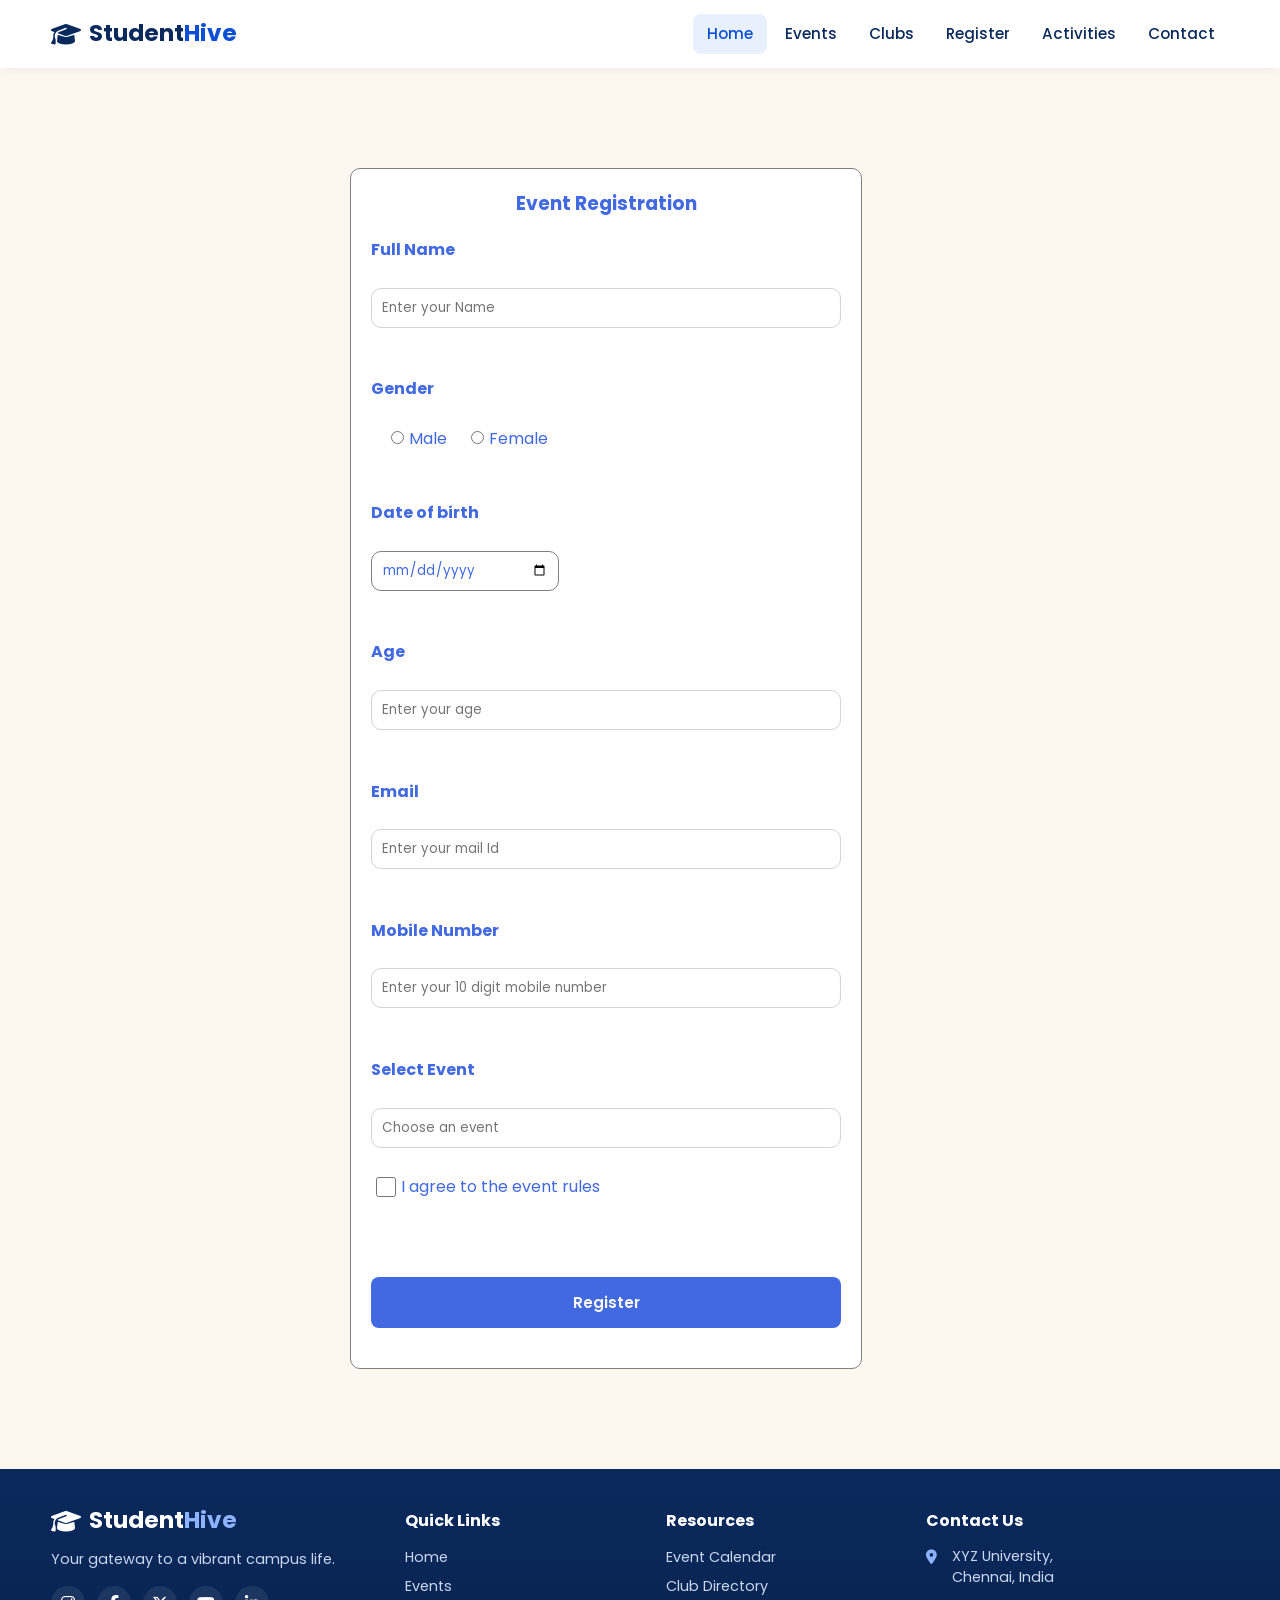
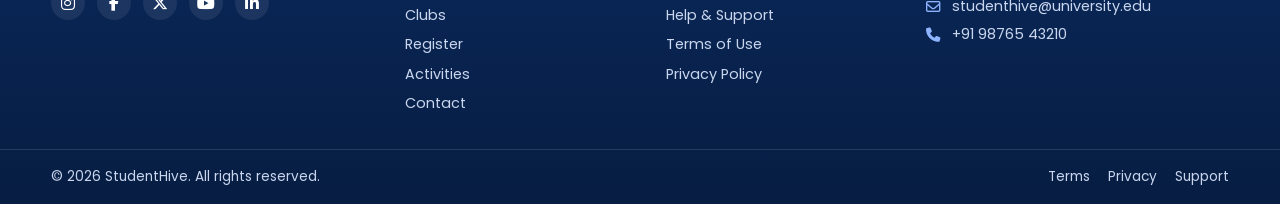
<file: register.html>
<!DOCTYPE html>
<html lang="en">

<head>
    <meta charset="UTF-8">
    <meta name="viewport" content="width=device-width, initial-scale=1.0">
    <title>StudentHive | Discover Campus Events</title>
    <meta name="description" content="Find campus events, join clubs and meet like-minded people with StudentHive." />
    <link rel="preconnect" href="https://fonts.googleapis.com" />
    <link rel="preconnect" href="https://fonts.gstatic.com" crossorigin />
    <link href="https://fonts.googleapis.com/css2?family=Poppins:wght@400;500;600;700;800&display=swap"
        rel="stylesheet" />
    <link rel="stylesheet" href="https://cdnjs.cloudflare.com/ajax/libs/font-awesome/6.5.1/css/all.min.css" />
    <link rel="stylesheet" href="style.css" />
</head>

<body>
    <style>
        .registerform {
            border: 1px solid gray;
            margin: 100px;
            cursor: pointer;
            border-radius: 10px;
            padding: 20px;
            width: 40%;
            margin-left: 350px;
            color: royalblue;
            font-weight: bold;
            background-color: white;
        }

        .registerform h3 {
            text-align: center;
            color: royalblue;
            margin-bottom: 20px;
        }

        .cbox {
            display: flex;
            align-items: center;
            font-weight: lighter;
        }

        .checkbox {
            height: 20px;
            width: 20px;
            margin: 5px;
            align-items: center;
        }

        .names,
        .email,
        .mobnum,
        .event,
        .age {
            width: 100%;
            height: 40px;
            padding: 10px;
            border: 1px solid lightgray;
            border-radius: 10px;
        }

        .btn {
            width: 100%;
            background-color: royalblue;
            color: #fdf8ef;
            margin-bottom: 20px;
        }

        .btn:focus {
            background-color: darkblue;
        }

        .btn:hover {
            transform: scale(0.9);
        }

        .error {
            color: red;
            font-weight: lighter;
            display: none;
        }

        .submission {
            color: green;
            display: none;
        }

        .male,
        .female {
            font-weight: lighter;
            padding-left: 5px;
        }

        .dob {
            width: 40%;
            color: royalblue;
            border: 1px solid gray;
            border-radius: 10px;
            height: 40px;
            padding: 10px;
            cursor: pointer;
        }

        .gender {
            margin-left: 20px;
        }

        @media (max-width:600px) {
            .registerform {
                margin: 60px;
                cursor: pointer;
                padding: 20px;
                width: 70%;
                margin-left: 100px;
            }
        }
    </style>
    <header class="navbar" id="navbar">
        <div class="container nav-inner">
            <a href="#" class="logo">
                <i class="fa-solid fa-graduation-cap"></i>
                <span>Student<strong>Hive</strong></span>
            </a>

            <nav class="nav-links" id="navLinks">
                <a href="index.html" class="active">Home</a>
                <a href="#events">Events</a>
                <a href="#clubs">Clubs</a>
                <a href="register.html">Register</a>
                <a href="activties.html">Activities</a>
                <a href="#contact">Contact</a>
            </nav>
            <button class="menu-toggle" id="menuToggle" aria-label="Toggle menu" aria-expanded="false">
                <i class="fa-solid fa-bars"></i>
            </button>
        </div>
    </header>
    <!-- register form -->

    <div class="registerform">
        <h3>Event Registration</h3>
        <form id="form"><label>Full Name</label><br><br>
            <input type="text" placeholder="Enter your Name" class="names" id="names"><br>
            <span class="error" id="nameerror">*Name starts with capital letter</span><br><br>
            <label>Gender</label><br><br>
            <input type="radio" name="gender" value="Male" class="gender"><label class="male">Male </label>
            <input type="radio" name="gender" value="Female" class="gender"><label class="female">Female</label><br>
            <span class="error" id="gendererror">*Select the gender</span><br><br>
            <label>Date of birth</label><br><br>
            <input type="date" class="dob" id="dob"><br>
            <span class="error" id="doberror">*Please select your date of birth</span><br><br>
            <label>Age</label><br><br>
            <input type="number" placeholder="Enter your age" id="age" class="age"><br>
            <span class="error" id="ageerror">*Enter your age</span><br><br>
            <label>Email</label><br><br>
            <input type="text" placeholder="Enter your mail Id" class="email" id="Email"><br>
            <span class="error" id="mailerror">*Enter valid mail ID</span><br><br>
            <label>Mobile Number</label><br><br>
            <input type="text" placeholder="Enter your 10 digit mobile number" class="mobnum" id="mobnum"><br>
            <span class="error" id="moberror">*Numbers only allowed</span><br><br>
            <label>Select Event</label><br><br>
            <input type="text" placeholder="Choose an event" class="event" id="event"><br><br>
            <div class="cbox"><input type="checkbox" class="checkbox" id="checkbox">I agree to the event rules</div><br>
            <span class="error" id="errorbox">*Please read the accept the terms</span><br><br>
            <button class="btn" id="btn">Register</button>
            <span class="submission" id="submit">You have been registered successfully</span>
        </form>
    </div>
    <!-- ===== FOOTER ===== -->
    <footer class="footer" id="contact">
        <div class="container footer-grid">
            <div class="footer-brand">
                <a href="#" class="logo light">
                    <i class="fa-solid fa-graduation-cap"></i>
                    <span>Student<strong>Hive</strong></span>
                </a>
                <p class="tagline">Your gateway to a vibrant campus life.</p>
                <div class="socials">
                    <a href="#" aria-label="Instagram"><i class="fa-brands fa-instagram"></i></a>
                    <a href="#" aria-label="Facebook"><i class="fa-brands fa-facebook-f"></i></a>
                    <a href="#" aria-label="Twitter"><i class="fa-brands fa-x-twitter"></i></a>
                    <a href="#" aria-label="YouTube"><i class="fa-brands fa-youtube"></i></a>
                    <a href="#" aria-label="LinkedIn"><i class="fa-brands fa-linkedin-in"></i></a>
                </div>
            </div>

            <div>
                <h4>Quick Links</h4>
                <ul>
                    <li><a href="#">Home</a></li>
                    <li><a href="#events">Events</a></li>
                    <li><a href="#clubs">Clubs</a></li>
                    <li><a href="#register">Register</a></li>
                    <li><a href="#activities">Activities</a></li>
                    <li><a href="#contact">Contact</a></li>
                </ul>
            </div>

            <div>
                <h4>Resources</h4>
                <ul>
                    <li><a href="#">Event Calendar</a></li>
                    <li><a href="#">Club Directory</a></li>
                    <li><a href="#">Help &amp; Support</a></li>
                    <li><a href="#">Terms of Use</a></li>
                    <li><a href="#">Privacy Policy</a></li>
                </ul>
            </div>

            <div>
                <h4>Contact Us</h4>
                <ul class="contact-list">
                    <li><i class="fa-solid fa-location-dot"></i> <span>XYZ University,<br>Chennai, India</span></li>
                    <li><i class="fa-regular fa-envelope"></i> <span>studenthive@university.edu</span></li>
                    <li><i class="fa-solid fa-phone"></i> <span>+91 98765 43210</span></li>
                </ul>
            </div>
        </div>

        <div class="footer-bottom">
            <div class="container footer-bottom-inner">
                <p>&copy; 2026 StudentHive. All rights reserved.</p>
                <div class="legal">
                    <a href="#">Terms</a>
                    <a href="#">Privacy</a>
                    <a href="#">Support</a>
                </div>
            </div>
        </div>
    </footer>
    <script>
        let names = document.getElementById("names")
        let gender = document.querySelectorAll('input[name="gender"]')
        let gendererror = document.getElementById("gendererror")
        let dob = document.getElementById("dob")
        let doberror = document.getElementById("doberror")
        let age = document.getElementById("age")
        let ageerror = document.getElementById("ageerror")
        let email = document.getElementById("Email")
        let mobnum = document.getElementById("mobnum")
        let nameerror = document.getElementById("nameerror")
        let mailerror = document.getElementById("mailerror")
        let moberror = document.getElementById("moberror")
        let checkbox = document.getElementById("checkbox")
        let errorbox = document.getElementById("errorbox")
        let btn = document.getElementById("btn")
        let form = document.getElementById("form")
        let submit = document.getElementById("submit")
        let valid = true

        btn.addEventListener("click", function () {
            event.preventDefault()

            let nameregex = /^[A-Z][a-z]+$/
            let emailregex = /^[a-zA-Z0-9._%+-]+@[a-zA-Z0-9.-]+\.com$/
            let mobnumregex = /^[0-9]{10}$/
            if (nameregex.test(names.value) == false) {
                nameerror.style.display = "block"
                valid = false
            }
            else {
                nameerror.style.display = "none"
                valid = true
            }
            let genderselected = false
            for (let count = 0; count < gender.length; count = count + 1) {

                if (gender[count].checked) {
                    genderselected = true
                }
            }
            if (!genderselected) {
                gendererror.style.display = "block"
                valid = false
            }
            else {
                gendererror.style.display = "none"
                valid = true
            }
            if (dob.value === "") {
                doberror.style.display = "block"
                valid = "false"
            }
            else {
                doberror.style.display = "none"
                valid = "true"
            }
            if (age.value === "") {
                ageerror.style.display = "block"
                valid = "false"
            }
            else {
                ageerror.style.display = "none"
                valid = "true"
            }

            if (emailregex.test(email.value) == false) {
                mailerror.style.display = "block"
                valid = false
            }
            else {
                mailerror.style.display = "none"
                valid = true
            }

            if (mobnumregex.test(mobnum.value) == false) {
                moberror.style.display = "block"
                valid = false
            }
            else {
                moberror.style.display = "none"
                valid = true
            }
            if (!checkbox.checked) {
                errorbox.style.display = "block"
                valid = false
            }
            else {
                errorbox.style.display = "none"
                valid = true
            }
            if (valid) {
                submit.style.display = "block"
                form.reset()
            }

        })

    </script>

</body>

</html>
</file>
<file: style.css>
/* ===== VARIABLES & RESET ===== */
:root {
  --blue: #0b4fd6;
  --blue-dark: #0a3fa8;
  --navy: #0a2a5e;
  --navy-dark: #071d42;
  --light-blue: #e8f0fe;
  --cream: #fdf8ef;
  --yellow: #fde7b0;
  --text: #1c2536;
  --muted: #5b6577;
  --white: #ffffff;
  --radius: 14px;
  --shadow: 0 6px 20px rgba(15, 40, 90, 0.08);
  --container: 1200px;
  --section-y: 28px;
}

*,
*::before,
*::after {
  box-sizing: border-box;
  margin: 0;
  padding: 0;
}

html {
  scroll-behavior: smooth;
  scroll-padding-top: 76px;
}

body {
  font-family: "Poppins", "Segoe UI", Roboto, Arial, sans-serif;
  color: var(--text);
  background: var(--cream);
  line-height: 1.55;
  overflow-x: hidden;
  text-align: left;
}

a {
  color: inherit;
  text-decoration: none;
}

ul {
  list-style: none;
}

img {
  max-width: 100%;
  display: block;
}

button,
input {
  font-family: inherit;
}

.container {
  width: min(var(--container), 90%);
  margin-inline: auto;
}

.text-blue {
  color: var(--blue);
}

.section {
  padding: var(--section-y) 0;
}

/* ===== BUTTONS ===== */
.btn {
  display: inline-flex;
  align-items: center;
  justify-content: center;
  gap: 8px;
  padding: 12px 22px;
  border-radius: 8px;
  font-weight: 600;
  font-size: 0.95rem;
  border: 2px solid transparent;
  cursor: pointer;
  transition: 0.25s ease;
  white-space: nowrap;
}

.btn-primary {
  background: var(--blue);
  color: var(--white);
}

.btn-primary:hover {
  background: var(--blue-dark);
  transform: translateY(-2px);
}

.btn-outline {
  background: var(--white);
  color: var(--blue);
  border-color: var(--blue);
}

.btn-outline:hover {
  background: var(--light-blue);
}

.btn-white {
  background: var(--white);
  color: var(--blue);
}

.btn-white:hover {
  background: var(--light-blue);
}

.btn-sm {
  padding: 8px 14px;
  font-size: 0.85rem;
}

.icon-btn {
  background: none;
  border: none;
  font-size: 1rem;
  cursor: pointer;
  color: var(--navy);
  width: 40px;
  height: 40px;
  border-radius: 50%;
  display: grid;
  place-items: center;
  transition: 0.2s;
}

.icon-btn:hover {
  background: var(--light-blue);
}

.icon-btn.round {
  background: var(--white);
  box-shadow: var(--shadow);
}

/* ===== NAVBAR ===== */
.navbar {
  position: sticky;
  top: 0;
  z-index: 100;
  background: rgba(255, 255, 255, 0.96);
  backdrop-filter: blur(8px);
  box-shadow: 0 2px 10px rgba(0, 0, 0, 0.05);
}

.nav-inner {
  display: flex;
  align-items: center;
  justify-content: space-between;
  height: 68px;
  gap: 20px;
}

.logo {
  display: inline-flex;
  align-items: center;
  gap: 8px;
  font-size: 1.45rem;
  font-weight: 700;
  color: var(--navy);
  line-height: 1;
}

.logo i {
  font-size: 1.5rem;
}

.logo strong {
  color: var(--blue);
}

.logo.light,
.logo.light i {
  color: var(--white);
}

.logo.light strong {
  color: #8fb4ff;
}

.nav-links {
  display: flex;
  align-items: center;
  gap: 4px;
}

.nav-links a {
  padding: 8px 14px;
  border-radius: 8px;
  font-weight: 500;
  font-size: 0.95rem;
  color: var(--navy);
  transition: 0.2s;
}

.nav-links a:hover,
.nav-links a.active {
  background: var(--light-blue);
  color: var(--blue);
}

.menu-toggle {
  display: none;
  background: none;
  border: none;
  font-size: 1.4rem;
  color: var(--navy);
  cursor: pointer;
  width: 40px;
  height: 40px;
  place-items: center;
}

/* ===== HERO ===== */
.hero {
  background: linear-gradient(90deg, #fdf6ea 0%, #fdf3e3 50%, #f7efe3 100%);
  padding: 18px 0 24px;
  overflow: hidden;
}

.hero-inner {
  display: grid;
  grid-template-columns: 1fr 1fr;
  align-items: center;
  gap: 28px;
}

.badge {
  display: inline-flex;
  align-items: center;
  gap: 8px;
  background: var(--yellow);
  color: var(--navy);
  padding: 6px 14px;
  border-radius: 20px;
  font-size: 0.85rem;
  font-weight: 500;
  margin-bottom: 14px;
}

.hero h1 {
  font-size: clamp(2.2rem, 4.6vw, 3.6rem);
  line-height: 1.1;
  font-weight: 800;
  color: var(--navy-dark, #071d42);
  margin-bottom: 14px;
}

.hero h1 .text-blue {
  display: block;
}

.hero-text {
  font-size: 1.05rem;
  color: var(--muted);
  max-width: 480px;
  margin-bottom: 24px;
}

.hero-buttons {
  display: flex;
  gap: 14px;
  flex-wrap: wrap;
  margin-bottom: 28px;
}

.stats {
  display: flex;
  align-items: stretch;
  flex-wrap: wrap;
}

.stat {
  display: flex;
  flex-direction: column;
  align-items: flex-start;
  padding: 0 20px;
  border-right: 1px solid #e3dccf;
}

.stat:first-child {
  padding-left: 0;
}

.stat:last-child {
  border-right: none;
}

.stat i {
  font-size: 1.3rem;
  color: var(--blue);
  margin-bottom: 4px;
}

.stat h3 {
  font-size: 1.5rem;
  color: var(--blue);
  font-weight: 700;
  line-height: 1.2;
}

.stat p {
  font-size: 0.85rem;
  color: var(--muted);
}

.hero-visual {
  position: relative;
}

.hero-image {
  width: 100%;
  aspect-ratio: 16 / 10;
  object-fit: cover;
  border-radius: 22px;
}

.sticky-note {
  position: absolute;
  top: -12px;
  right: -8px;
  background: #fffbe6;
  padding: 12px 16px;
  border-radius: 6px;
  transform: rotate(4deg);
  box-shadow: var(--shadow);
  font-family: "Comic Sans MS", cursive;
  color: var(--blue);
  font-size: 0.95rem;
  text-align: center;
  line-height: 1.25;
}

.join-card {
  position: absolute;
  bottom: 18px;
  right: 18px;
  display: flex;
  align-items: center;
  gap: 12px;
  background: var(--white);
  padding: 10px 16px;
  border-radius: 14px;
  box-shadow: var(--shadow);
}

.join-card i {
  width: 38px;
  height: 38px;
  border-radius: 50%;
  background: var(--light-blue);
  color: var(--blue);
  display: grid;
  place-items: center;
}

.join-card strong {
  display: block;
  font-size: 0.92rem;
  line-height: 1.2;
}

.join-card span {
  font-size: 0.78rem;
  color: var(--muted);
}

/* ===== SECTION HEADER ===== */
.section-head {
  display: flex;
  justify-content: space-between;
  align-items: flex-end;
  margin-bottom: 20px;
  gap: 16px;
}

.section-head h2 {
  font-size: 1.7rem;
  color: var(--navy-dark);
  font-weight: 700;
  line-height: 1.2;
}

.section-head p {
  color: var(--muted);
  font-size: 0.93rem;
}

.view-link {
  color: var(--blue);
  font-weight: 500;
  font-size: 0.9rem;
  white-space: nowrap;
}

.view-link:hover {
  text-decoration: underline;
}

/* ===== CATEGORIES ===== */
.category-grid {
  display: grid;
  grid-template-columns: repeat(4, 1fr);
  gap: 18px;
}

.category-card {
  position: relative;
  display: flex;
  align-items: center;
  gap: 14px;
  padding: 20px;
  background: var(--light-blue);
  border-radius: var(--radius);
  transition: 0.3s;
}

.category-card:nth-child(3) {
  background: #fdf1d8;
}

.category-card:hover {
  transform: translateY(-4px);
  box-shadow: var(--shadow);
}

.cat-icon {
  flex-shrink: 0;
  width: 64px;
  height: 64px;
  border-radius: 50%;
  background: #c7d9fb;
  display: grid;
  place-items: center;
  font-size: 1.5rem;
  color: var(--blue);
}

.category-card:nth-child(3) .cat-icon {
  background: #f7dfa6;
  color: #3b4a6b;
}

.cat-text h3 {
  font-size: 1.1rem;
  color: var(--navy-dark);
  line-height: 1.25;
}

.cat-text p {
  font-size: 0.85rem;
  color: var(--muted);
  line-height: 1.4;
}

.cat-arrow {
  position: absolute;
  right: 12px;
  bottom: 12px;
  width: 24px;
  height: 24px;
  border-radius: 50%;
  background: var(--blue);
  color: var(--white);
  display: grid;
  place-items: center;
  font-size: 0.65rem;
}

/* ===== FEATURED EVENTS ===== */
.featured-grid {
  display: grid;
  grid-template-columns: repeat(3, 1fr);
  gap: 22px;
}

.event-card {
  background: var(--white);
  border-radius: var(--radius);
  overflow: hidden;
  box-shadow: var(--shadow);
  transition: 0.3s;
  display: flex;
  flex-direction: column;
}

.event-card:hover {
  transform: translateY(-6px);
}

.event-media {
  position: relative;
}

.event-img {
  width: 100%;
  height: 190px;
  object-fit: cover;
}

.tag {
  position: absolute;
  bottom: 12px;
  left: 12px;
  padding: 5px 12px;
  border-radius: 6px;
  font-size: 0.8rem;
  font-weight: 600;
  color: var(--white);
}

.tag-blue {
  background: var(--blue);
}

.tag-yellow {
  background: var(--yellow);
  color: var(--navy);
}

.date-box {
  position: absolute;
  top: 12px;
  right: 12px;
  background: var(--white);
  border-radius: 8px;
  padding: 5px 10px;
  text-align: center;
  line-height: 1.1;
  box-shadow: var(--shadow);
}

.date-box strong {
  display: block;
  font-size: 1.15rem;
  color: var(--navy-dark);
}

.date-box span {
  font-size: 0.72rem;
  color: var(--muted);
}

.event-body {
  padding: 18px 20px 20px;
  display: flex;
  flex-direction: column;
  flex: 1;
}

.event-body h3 {
  font-size: 1.15rem;
  color: var(--navy-dark);
  margin-bottom: 4px;
  line-height: 1.3;
}

.event-desc {
  font-size: 0.88rem;
  color: var(--muted);
  margin-bottom: 12px;
}

.meta {
  display: flex;
  flex-wrap: wrap;
  gap: 6px 16px;
  font-size: 0.84rem;
  color: var(--muted);
  margin-bottom: 14px;
}

.meta i {
  color: var(--blue);
  margin-right: 4px;
}

.event-footer {
  margin-top: auto;
  display: flex;
  align-items: center;
  gap: 10px;
  flex-wrap: wrap;
}

.event-footer small {
  font-size: 0.84rem;
  color: var(--muted);
  flex: 1;
  min-width: 110px;
}

.avatars {
  display: flex;
}

img.av {
  width: 30px;
  height: 30px;
  object-fit: cover;
  border-radius: 50%;
  border: 2px solid var(--white);
  margin-left: -8px;
}

.avatars img.av:first-child {
  margin-left: 0;
}

/* ===== UPCOMING EVENTS ===== */
.upcoming-grid {
  display: grid;
  grid-template-columns: repeat(4, 1fr);
  gap: 18px;
}

.mini-card {
  position: relative;
  display: flex;
  align-items: center;
  gap: 12px;
  background: var(--white);
  padding: 12px;
  border-radius: 12px;
  box-shadow: var(--shadow);
  transition: 0.3s;
}

.mini-card:hover {
  transform: translateY(-4px);
}

.mini-img {
  width: 84px;
  height: 84px;
  object-fit: cover;
  border-radius: 10px;
  flex-shrink: 0;
}

.mini-info {
  flex: 1;
  min-width: 0;
  padding-right: 44px;
}

.mini-info h4 {
  font-size: 0.93rem;
  color: var(--navy-dark);
  line-height: 1.3;
  margin-bottom: 4px;
}

.mini-info p {
  font-size: 0.78rem;
  color: var(--muted);
  display: flex;
  align-items: center;
  gap: 6px;
  line-height: 1.5;
}

.mini-info p i {
  color: var(--blue);
  width: 12px;
}

.mini-date {
  position: absolute;
  top: 12px;
  right: 12px;
  background: var(--light-blue);
  border-radius: 8px;
  padding: 4px 9px;
  text-align: center;
  line-height: 1.1;
}

.mini-date strong {
  display: block;
  color: var(--navy-dark);
}

.mini-date span {
  font-size: 0.7rem;
  color: var(--muted);
}

/* ===== WHY JOIN ===== */
.why {
  padding-top: 24px;
}

.why-inner {
  display: grid;
  grid-template-columns: 1fr 1.2fr;
  gap: 40px;
  align-items: center;
}

.why-visual {
  position: relative;
  height: 300px;
  border-radius: 20px;
  overflow: hidden;
  background: linear-gradient(135deg, #bfd6f5, #e9f1fc);
}

.why-visual img {
  width: 100%;
  height: 100%;
  object-fit: cover;
}

.vibrant-text {
  position: absolute;
  top: 24px;
  right: 24px;
  font-family: "Comic Sans MS", cursive;
  color: var(--blue);
  font-size: 1.05rem;
  text-align: center;
  line-height: 1.2;
  background: rgba(255, 255, 255, 0.85);
  padding: 6px 12px;
  border-radius: 10px;
}

.why-content h2 {
  font-size: 1.8rem;
  color: var(--navy-dark);
  margin-bottom: 18px;
  line-height: 1.2;
}

.reasons {
  display: grid;
  grid-template-columns: repeat(2, 1fr);
  gap: 18px 22px;
}

.reason-icon {
  width: 52px;
  height: 52px;
  border-radius: 50%;
  background: var(--light-blue);
  color: var(--blue);
  display: grid;
  place-items: center;
  font-size: 1.2rem;
  margin-bottom: 8px;
}

.reason h4 {
  font-size: 0.95rem;
  color: var(--navy-dark);
  margin-bottom: 2px;
}

.reason p {
  font-size: 0.84rem;
  color: var(--muted);
}

/* ===== TESTIMONIALS ===== */
.testimonials {
  padding-top: 20px;
}

.testimonials .section-head h2 {
  font-size: 1.6rem;
}

.slider-controls {
  display: flex;
  gap: 10px;
}

.testimonial-viewport {
  overflow: hidden;
  width: 100%;
}

.testimonial-track {
  display: flex;
  gap: 18px;
  transition: transform 0.5s ease;
}

.testimonial-card {
  flex: 0 0 calc((100% - 36px) / 3);
  display: flex;
  gap: 14px;
  align-items: center;
  background: var(--white);
  padding: 18px;
  border-radius: 12px;
  box-shadow: var(--shadow);
}

.avatar {
  width: 66px;
  height: 66px;
  object-fit: cover;
  border-radius: 50%;
  flex-shrink: 0;
}

.testimonial-card p {
  font-size: 0.88rem;
  color: var(--text);
  margin-bottom: 4px;
  line-height: 1.45;
}

.stars {
  color: #f4b400;
  font-size: 0.82rem;
  margin-bottom: 4px;
  letter-spacing: 2px;
}

.testimonial-card strong {
  display: block;
  color: var(--navy-dark);
  font-size: 0.9rem;
}

.testimonial-card small {
  color: var(--muted);
  font-size: 0.78rem;
}

/* ===== NEWSLETTER ===== */
.newsletter-section {
  padding-top: 16px;
  padding-bottom: 32px;
}

.newsletter {
  position: relative;
  background: linear-gradient(90deg, var(--blue), #1a5fe0);
  border-radius: 16px;
  padding: 24px 30px;
  display: flex;
  align-items: center;
  justify-content: space-between;
  flex-wrap: wrap;
  gap: 18px;
  color: var(--white);
}

.news-text {
  display: flex;
  align-items: center;
  gap: 16px;
}

.news-text > i {
  font-size: 1.8rem;
  transform: rotate(-20deg);
}

.news-text h3 {
  font-size: 1.3rem;
  line-height: 1.2;
}

.news-text p {
  font-size: 0.88rem;
  opacity: 0.9;
}

.news-input {
  display: flex;
  gap: 8px;
  flex: 1;
  max-width: 520px;
}

.news-input input {
  flex: 1;
  min-width: 0;
  padding: 13px 16px;
  border-radius: 8px;
  border: none;
  font-size: 0.93rem;
  outline: none;
}

.news-input input:focus {
  box-shadow: 0 0 0 3px rgba(255, 255, 255, 0.4);
}

.news-input .btn {
  padding: 13px 24px;
}

.form-msg {
  position: absolute;
  bottom: -24px;
  left: 30px;
  font-size: 0.84rem;
  color: var(--navy);
  font-weight: 500;
}

.form-msg.error {
  color: #c0392b;
}

.form-msg.success {
  color: #1e8449;
}

/* ===== FOOTER ===== */
.footer {
  background: linear-gradient(180deg, var(--navy) 0%, var(--navy-dark) 100%);
  color: #c9d6ee;
  padding-top: 40px;
}

.footer-grid {
  display: grid;
  grid-template-columns: 1.4fr 1fr 1fr 1.3fr;
  gap: 28px;
  padding-bottom: 28px;
}

.footer h4 {
  color: var(--white);
  font-size: 1rem;
  margin-bottom: 12px;
}

.footer ul li {
  margin-bottom: 7px;
  font-size: 0.9rem;
}

.footer ul a:hover {
  color: var(--white);
}

.tagline {
  margin: 10px 0 16px;
  font-size: 0.9rem;
}

.socials {
  display: flex;
  gap: 12px;
}

.socials a {
  width: 34px;
  height: 34px;
  border-radius: 50%;
  display: grid;
  place-items: center;
  background: rgba(255, 255, 255, 0.08);
  color: var(--white);
  transition: 0.2s;
}

.socials a:hover {
  background: var(--blue);
}

.contact-list li {
  display: flex;
  gap: 10px;
  align-items: flex-start;
  line-height: 1.5;
}

.contact-list i {
  color: #8fb4ff;
  margin-top: 4px;
  width: 16px;
  flex-shrink: 0;
}

.footer-bottom {
  border-top: 1px solid rgba(255, 255, 255, 0.12);
  padding: 16px 0;
  font-size: 0.85rem;
}

.footer-bottom-inner {
  display: flex;
  justify-content: space-between;
  flex-wrap: wrap;
  gap: 10px;
}

.legal {
  display: flex;
  gap: 18px;
}

.legal a:hover {
  color: var(--white);
}

/* ===== RESPONSIVE ===== */

/* Large tablets & small laptops */
@media (max-width: 1100px) {
  .nav-links a {
    padding: 8px 10px;
    font-size: 0.9rem;
  }

  .category-grid,
  .upcoming-grid {
    grid-template-columns: repeat(2, 1fr);
  }

  .testimonial-card {
    flex: 0 0 calc((100% - 18px) / 2);
  }
}

/* Tablets */
@media (max-width: 900px) {
  :root {
    --section-y: 32px;
  }

  .menu-toggle {
    display: grid;
  }

  .nav-links {
    position: absolute;
    top: 68px;
    left: 0;
    right: 0;
    background: var(--white);
    flex-direction: column;
    align-items: stretch;
    padding: 10px 5%;
    box-shadow: 0 10px 20px rgba(0, 0, 0, 0.08);
    display: none;
  }

  .nav-links.open {
    display: flex;
  }

  .nav-links a {
    padding: 12px 14px;
    font-size: 1rem;
  }

  .hero-inner,
  .why-inner {
    grid-template-columns: 1fr;
  }

  .hero-visual {
    margin-top: 8px;
  }

  .featured-grid {
    grid-template-columns: repeat(2, 1fr);
  }

  .testimonial-card {
    flex: 0 0 calc((100% - 18px) / 2);
  }

  .footer-grid {
    grid-template-columns: repeat(2, 1fr);
  }
}

/* Mobile */
@media (max-width: 600px) {
  :root {
    --section-y: 26px;
  }

  .container {
    width: 92%;
  }

  .hero {
    padding: 22px 0 28px;
  }

  .hero-text {
    font-size: 0.97rem;
  }

  .hero-buttons {
    flex-direction: column;
  }

  .hero-buttons .btn {
    width: 100%;
  }

  .stats {
    display: grid;
    grid-template-columns: repeat(2, 1fr);
    gap: 14px 0;
  }

  .stat {
    padding: 0 12px;
    border-right: none;
    align-items: flex-start;
  }

  .stat:nth-child(odd) {
    padding-left: 0;
  }

  .sticky-note {
    font-size: 0.82rem;
    top: -10px;
    right: 0;
  }

  .join-card {
    bottom: 12px;
    right: 12px;
  }

  .section-head {
    flex-direction: column;
    align-items: flex-start;
    gap: 8px;
  }

  .section-head h2 {
    font-size: 1.45rem;
  }

  .category-grid,
  .upcoming-grid,
  .featured-grid,
  .reasons {
    grid-template-columns: 1fr;
  }

  .featured-grid {
    gap: 18px;
  }

  .testimonial-card {
    flex: 0 0 100%;
  }

  .why-visual {
    height: 220px;
  }

  .why-content h2 {
    font-size: 1.5rem;
  }

  .newsletter {
    padding: 20px;
  }

  .news-input {
    flex-direction: column;
    max-width: 100%;
    width: 100%;
  }

  .form-msg {
    left: 20px;
  }

  .footer-grid {
    grid-template-columns: 1fr;
    gap: 22px;
  }

  .footer-bottom-inner {
    flex-direction: column;
    align-items: flex-start;
  }
}

/* Small phones */
@media (max-width: 380px) {
  .logo {
    font-size: 1.25rem;
  }

  .hero h1 {
    font-size: 2rem;
  }
}

/* ===== HERO DECORATIONS (matches reference design) ===== */
.hero-visual .sticky-note,
.hero-visual .join-card {
  z-index: 3;
}

.deco {
  position: absolute;
  z-index: 2;
  pointer-events: none;
}

.deco-text {
  top: 4px;
  left: 2%;
  font-family: "Comic Sans MS", cursive;
  color: var(--blue);
  font-size: 0.95rem;
  line-height: 1.1;
  text-align: center;
  transform: rotate(-8deg);
}

.deco-spark {
  color: var(--blue);
  font-size: 0.85rem;
}

.deco-spark.s1 { top: -4px; left: 46%; }
.deco-spark.s2 { top: 42%; left: -6px; }
.deco-spark.s3 { bottom: 22%; right: -6px; }

.deco-blob {
  left: -24px;
  bottom: -14px;
  width: 140px;
  height: 100px;
  border-radius: 50%;
  background: radial-gradient(circle, rgba(11, 79, 214, 0.35) 0%, transparent 70%);
  z-index: 0;
}

@media (max-width: 600px) {
  .deco-text {
    font-size: 0.8rem;
  }
  .hero-visual {
    margin-top: 4px;
  }
}

/* ===== FULL-WIDTH LAYOUT OVERRIDES ===== */
:root {
  --container: 100%;
}

.container {
  width: 100%;
  padding-inline: 4%;
}

/* Full-width hero: text on left, photo bleeds to right edge */
.hero {
  padding: 0;
}

.hero-inner {
  width: 100%;
  max-width: none;
  padding: 0;
  grid-template-columns: 1fr 1.1fr;
  gap: 0;
  align-items: stretch;
}

.hero-content {
  padding: 48px 4% 40px;
  display: flex;
  flex-direction: column;
  justify-content: center;
}

.hero-visual {
  min-height: 460px;
  overflow: hidden;
}

.hero-image {
  width: 100%;
  height: 100%;
  min-height: 460px;
  aspect-ratio: auto;
  object-fit: cover;
  border-radius: 0;
}

.join-card {
  bottom: 28px;
  right: 28px;
}

.sticky-note {
  top: 18px;
  right: 24px;
}

@media (max-width: 900px) {
  .hero-inner {
    grid-template-columns: 1fr;
  }

  .hero-content {
    padding: 28px 4%;
  }

  .hero-visual {
    min-height: 320px;
  }

  .hero-image {
    min-height: 320px;
  }
}

@media (max-width: 600px) {
  .hero-visual {
    min-height: 260px;
  }

  .hero-image {
    min-height: 260px;
  }

  .join-card {
    bottom: 12px;
    right: 12px;
  }
}

/* ===== CONSISTENT SIDE GUTTER (fixes edge-hugging layout) ===== */
:root {
  --gutter: clamp(16px, 4vw, 56px);
}

.container {
  width: 100%;
  padding-inline: var(--gutter);
}

.hero-content {
  padding: 48px var(--gutter) 40px;
}

.hero-visual {
  min-height: 0;
  padding: 28px 0;
  overflow: visible;
}

.hero-image {
  height: 100%;
  min-height: 420px;
  margin-right: var(--gutter);
  border-radius: 22px;
}

.sticky-note {
  top: 36px;
  right: calc(var(--gutter) + 12px);
}

.join-card {
  bottom: 44px;
  right: calc(var(--gutter) + 16px);
}

.deco-text {
  left: 0;
  top: 40px;
}

.deco-spark.s1 { top: 30px; left: 46%; }
.deco-spark.s2 { top: 48%; left: 4px; }
.deco-spark.s3 { bottom: 26%; right: calc(var(--gutter) - 14px); }

.deco-blob {
  left: -10px;
  bottom: 10px;
}

@media (max-width: 900px) {
  .hero-content {
    padding: 28px var(--gutter);
  }

  .hero-visual {
    padding: 0 0 24px;
  }

  .hero-image {
    margin: 0 var(--gutter);
    min-height: 320px;
  }

  .sticky-note,
  .join-card {
    right: calc(var(--gutter) + 8px);
  }
}

@media (max-width: 600px) {
  :root {
    --gutter: 18px;
  }

  .hero-image {
    min-height: 260px;
  }
}

/* ===== BADGE: shrink to its text instead of stretching full width ===== */
.hero-content > .badge {
  align-self: flex-start;
  width: fit-content;
}
</file>
<file: activities.css>
/* =====================================================================
   StudentHive — Explore Activities page (page-specific styles only)
   Navbar, footer, colours, container, body: style.css (home) la irundhu varum.
   ===================================================================== */

/* [hidden] attribute work aaga */
[hidden] {
  display: none !important;
}

/* ---------- Category colours (card-ku --accent) ---------- */
.card[data-category="technical"]  { --accent: #2563eb; }
.card[data-category="cultural"]   { --accent: #db2777; }
.card[data-category="sports"]     { --accent: #d97706; }
.card[data-category="workshops"]  { --accent: #059669; }
.card[data-category="social"]     { --accent: #dc2626; }
.card[data-category="leadership"] { --accent: #4f46e5; }
.card[data-category="arts"]       { --accent: #7c3aed; }

/* ---------- Explore header ---------- */
.explore {
  padding: 36px var(--gutter) 56px;
}

.explore__top {
  display: flex;
  flex-wrap: wrap;
  align-items: center;
  justify-content: space-between;
  gap: 18px 32px;
  margin-bottom: 24px;
}

.explore h1 {
  font-size: clamp(2rem, 4vw, 2.6rem);
  font-weight: 800;
  line-height: 1.15;
  letter-spacing: -0.02em;
  color: var(--navy-dark);
}

.explore__top p {
  margin-top: 4px;
  font-size: 0.95rem;
  color: var(--muted);
}

.search-box {
  display: flex;
  align-items: center;
  gap: 12px;
  width: 100%;
  max-width: 420px;
  padding: 12px 18px;
  border: 1px solid #e3dccf;
  border-radius: 10px;
  background: var(--white);
  box-shadow: 0 4px 14px rgba(15, 40, 90, 0.08);
}

.search-box:focus-within {
  border-color: var(--blue);
  box-shadow: 0 0 0 3px rgba(11, 79, 214, 0.12);
}

.search-box i {
  color: var(--navy);
}

.search-box input {
  width: 100%;
  font-size: 0.95rem;
  outline: none;
  border: 0;
  background: none;
  font-family: inherit;
}

.search-box input::placeholder {
  color: #8a93a4;
}

/* ---------- Category chips ---------- */
.filters {
  display: flex;
  flex-wrap: wrap;
  gap: 10px;
  margin-bottom: 28px;
}

.chip {
  display: inline-flex;
  align-items: center;
  gap: 8px;
  padding: 11px 16px;
  border: 0;
  border-radius: 10px;
  background: color-mix(in srgb, var(--c) 12%, #fff);
  color: var(--text);
  font-family: inherit;
  font-size: 0.9rem;
  font-weight: 500;
  white-space: nowrap;
  cursor: pointer;
  transition: transform 0.15s, box-shadow 0.2s, background 0.2s, color 0.2s;
}

.chip i {
  color: var(--c);
  font-size: 1rem;
}

.chip:hover {
  transform: translateY(-1px);
  box-shadow: 0 4px 12px rgba(15, 40, 90, 0.08);
}

.chip.is-active {
  background: var(--c);
  color: var(--white);
  box-shadow: 0 6px 16px color-mix(in srgb, var(--c) 35%, transparent);
}

.chip.is-active i {
  color: var(--white);
}

/* ---------- Card grid ---------- */
.grid {
  display: grid;
  grid-template-columns: repeat(auto-fill, minmax(300px, 1fr));
  gap: 22px;
}

/* ---------- Card (same size as home .event-card) ---------- */
.card {
  display: flex;
  flex-direction: column;
  overflow: hidden;
  background: var(--white);
  border-radius: 14px;
  box-shadow: 0 6px 20px rgba(15, 40, 90, 0.08);
  transition: transform 0.3s, box-shadow 0.3s;
}

.card:hover {
  transform: translateY(-6px);
  box-shadow: 0 14px 30px rgba(15, 40, 90, 0.12);
}

/* Image area: 190px, same as home */
.card__media {
  position: relative;
  height: 190px;
  flex-shrink: 0;
  background: linear-gradient(135deg, var(--accent), var(--navy-dark));
}

.card__media img {
  position: absolute;
  inset: 0;
  width: 100%;
  height: 100%;
  object-fit: cover;
}

/* Category tag: bottom-left */
.card__tag {
  position: absolute;
  z-index: 1;
  bottom: 12px;
  left: 12px;
  max-width: calc(100% - 100px);
  padding: 5px 12px;
  border-radius: 6px;
  background: var(--accent);
  color: var(--white);
  font-size: 0.8rem;
  font-weight: 600;
  line-height: 1.4;
  white-space: nowrap;
  overflow: hidden;
  text-overflow: ellipsis;
}

/* Date box: top-right */
.card__date {
  position: absolute;
  z-index: 1;
  top: 12px;
  right: 12px;
  min-width: 52px;
  padding: 5px 10px;
  border-radius: 8px;
  background: var(--white);
  text-align: center;
  line-height: 1.1;
  box-shadow: 0 6px 20px rgba(15, 40, 90, 0.08);
}

.card__date strong {
  display: block;
  font-size: 1.15rem;
  font-weight: 800;
  color: var(--navy-dark);
}

.card__date span {
  font-size: 0.72rem;
  color: var(--muted);
}

/* Body */
.card__body {
  display: flex;
  flex: 1;
  flex-direction: column;
  padding: 18px 20px 20px;
}

.card h3 {
  font-size: 1.15rem;
  font-weight: 700;
  line-height: 1.3;
  margin-bottom: 4px;
  color: var(--navy-dark);
}

.card p {
  font-size: 0.88rem;
  line-height: 1.5;
  color: var(--muted);
  margin-bottom: 14px;
}

/* View link: button style */
.card__link {
  display: inline-flex;
  align-items: center;
  gap: 8px;
  align-self: flex-start;
  margin-top: auto;
  padding: 8px 14px;
  border-radius: 8px;
  background: var(--blue);
  color: var(--white);
  font-size: 0.85rem;
  font-weight: 600;
  transition: background 0.25s ease, transform 0.25s ease;
}

.card__link:hover {
  background: var(--blue-dark);
  transform: translateY(-2px);
}

.card__link i {
  font-size: 0.8rem;
}

.empty {
  padding: 40px 16px;
  text-align: center;
  color: var(--muted);
}

/* ---------- Responsive ---------- */

/* Tablet: 2 columns */
@media (max-width: 900px) {
  .grid {
    grid-template-columns: repeat(2, 1fr);
  }

  .search-box {
    max-width: 100%;
  }
}

/* Mobile: 1 column, chips scroll sideways */
@media (max-width: 600px) {
  .grid {
    grid-template-columns: 1fr;
  }

  .filters {
    flex-wrap: nowrap;
    overflow-x: auto;
    scrollbar-width: none;
    padding-bottom: 6px;
  }

  .filters::-webkit-scrollbar {
    display: none;
  }
}
</file>
